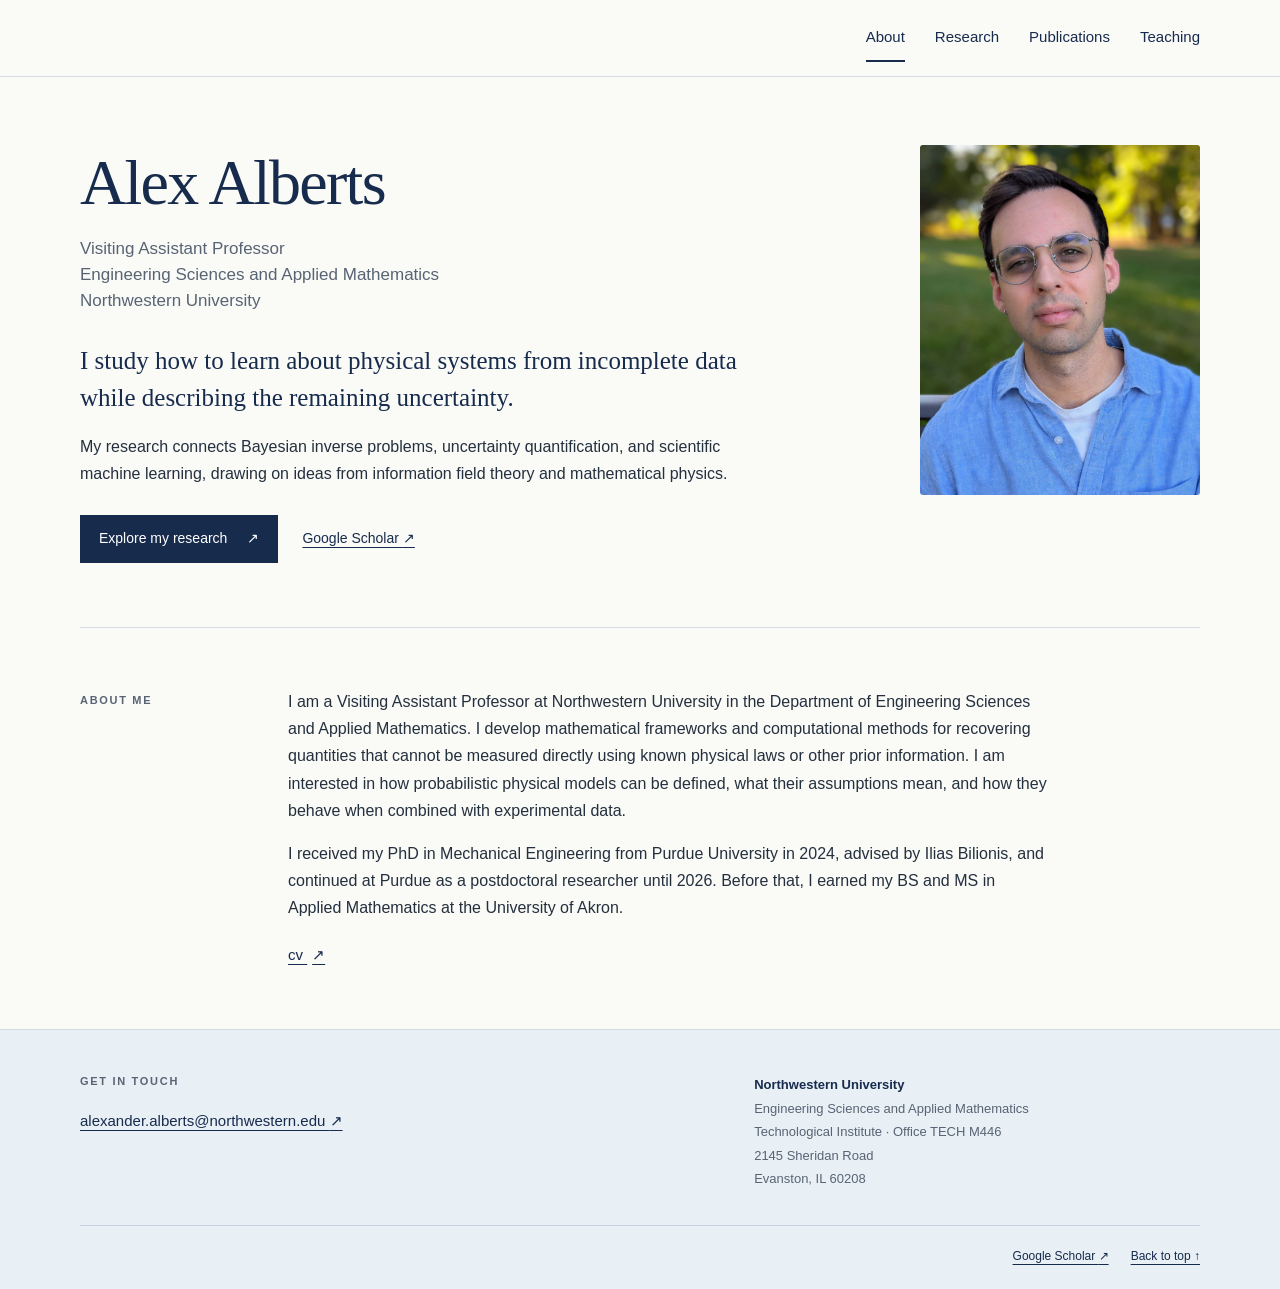
<file: site/index.html>
<!doctype html>
<html lang="en">
<head>
<meta charset="utf-8">
<meta name="viewport" content="width=device-width, initial-scale=1">
<title>Alex Alberts | Applied Mathematics, Northwestern University</title>
<meta name="description" content="Alex Alberts is a Visiting Assistant Professor at Northwestern working on Bayesian inverse problems, uncertainty quantification, and scientific machine learning.">
<meta name="theme-color" content="#172B4D">
<link rel="canonical" href="https://alexalberts.github.io/">
<meta property="og:title" content="Alex Alberts | Applied Mathematics, Northwestern University">
<meta property="og:description" content="Alex Alberts is a Visiting Assistant Professor at Northwestern working on Bayesian inverse problems, uncertainty quantification, and scientific machine learning.">
<meta property="og:type" content="website">
<meta property="og:url" content="https://alexalberts.github.io/">
<meta property="og:image" content="https://alexalberts.github.io/assets/headshot.jpg">
<link rel="icon" href="data:,">
<link rel="stylesheet" href="assets/style.css">
</head>
<body>
<a class="skip-link" href="#main">Skip to content</a>
<header class="site-header"><div class="shell header-inner">
<nav aria-label="Main navigation"><a href="index.html" aria-current="page">About</a><a href="research.html">Research</a><a href="publications.html">Publications</a><a href="teaching.html">Teaching</a></nav>
</div></header>
<main id="main" class="shell"><section class="hero">
<div class="hero-copy"><h1>Alex Alberts</h1><p class="position">Visiting Assistant Professor<br>Engineering Sciences and Applied Mathematics<br>Northwestern University</p>
<p class="hero-intro">I study how to learn about physical systems from incomplete data while describing the remaining uncertainty.</p>
<p>My research connects Bayesian inverse problems, uncertainty quantification, and scientific machine learning, drawing on ideas from information field theory and mathematical physics.</p>
<div class="profile-links"><a class="button" href="research.html">Explore my research <span aria-hidden="true">↗</span></a><a href="https://scholar.google.com/citations?user=E4H5c60AAAAJ&amp;hl=en">Google Scholar <span aria-hidden="true">↗</span></a></div>
</div><figure class="portrait"><img src="assets/headshot.jpg" width="1542" height="2048" alt="Alex Alberts, wearing glasses and a blue shirt, outdoors." fetchpriority="high"></figure>
</section>
<section class="section about-section" aria-labelledby="about-heading">
<h2 class="eyebrow" id="about-heading">About me</h2>
<div class="prose">
<p>I am a Visiting Assistant Professor at Northwestern University in the Department of Engineering Sciences and Applied Mathematics. I develop mathematical frameworks and computational methods for recovering quantities that cannot be measured directly using known physical laws or other prior information. I am interested in how probabilistic physical models can be defined, what their assumptions mean, and how they behave when combined with experimental data.</p>
<p>I received my PhD in Mechanical Engineering from Purdue University in 2024, advised by Ilias Bilionis, and continued at Purdue as a postdoctoral researcher until 2026. Before that, I earned my BS and MS in Applied Mathematics at the University of Akron.</p>
<a class="arrow-link" href="cv.html">cv <span aria-hidden="true">↗</span></a>
</div>
</section></main>
<footer class="site-footer" id="contact"><div class="shell footer-grid">
<div><p class="eyebrow">Get in touch</p><a class="email" href="mailto:alexander.alberts@northwestern.edu">alexander.alberts@northwestern.edu <span aria-hidden="true">↗</span></a></div>
<address><strong>Northwestern University</strong><br>Engineering Sciences and Applied Mathematics<br>Technological Institute · Office TECH M446<br>2145 Sheridan Road<br>Evanston, IL 60208</address>
</div><div class="shell footer-bottom"><div><a href="https://scholar.google.com/citations?user=E4H5c60AAAAJ&amp;hl=en">Google Scholar <span aria-hidden="true">↗</span></a><a href="#main">Back to top ↑</a></div></div></footer>
</body></html>
</file>
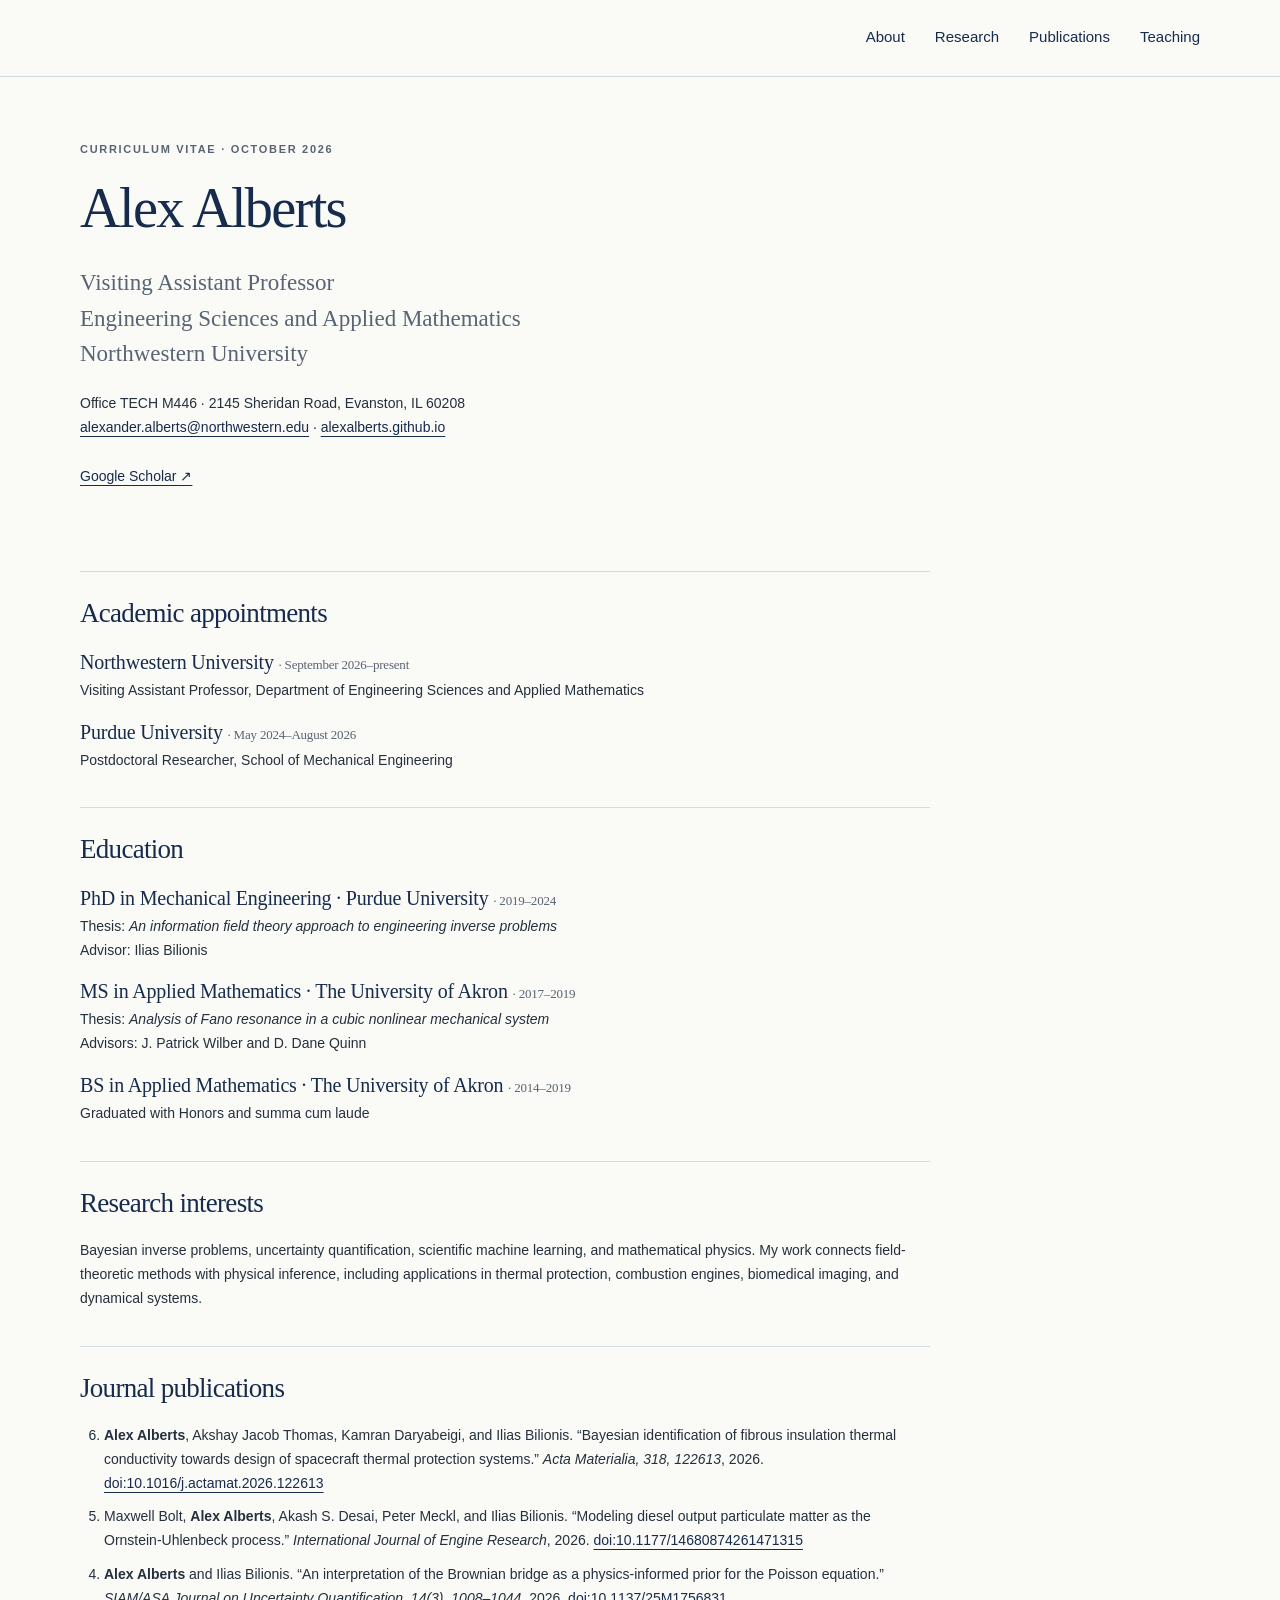
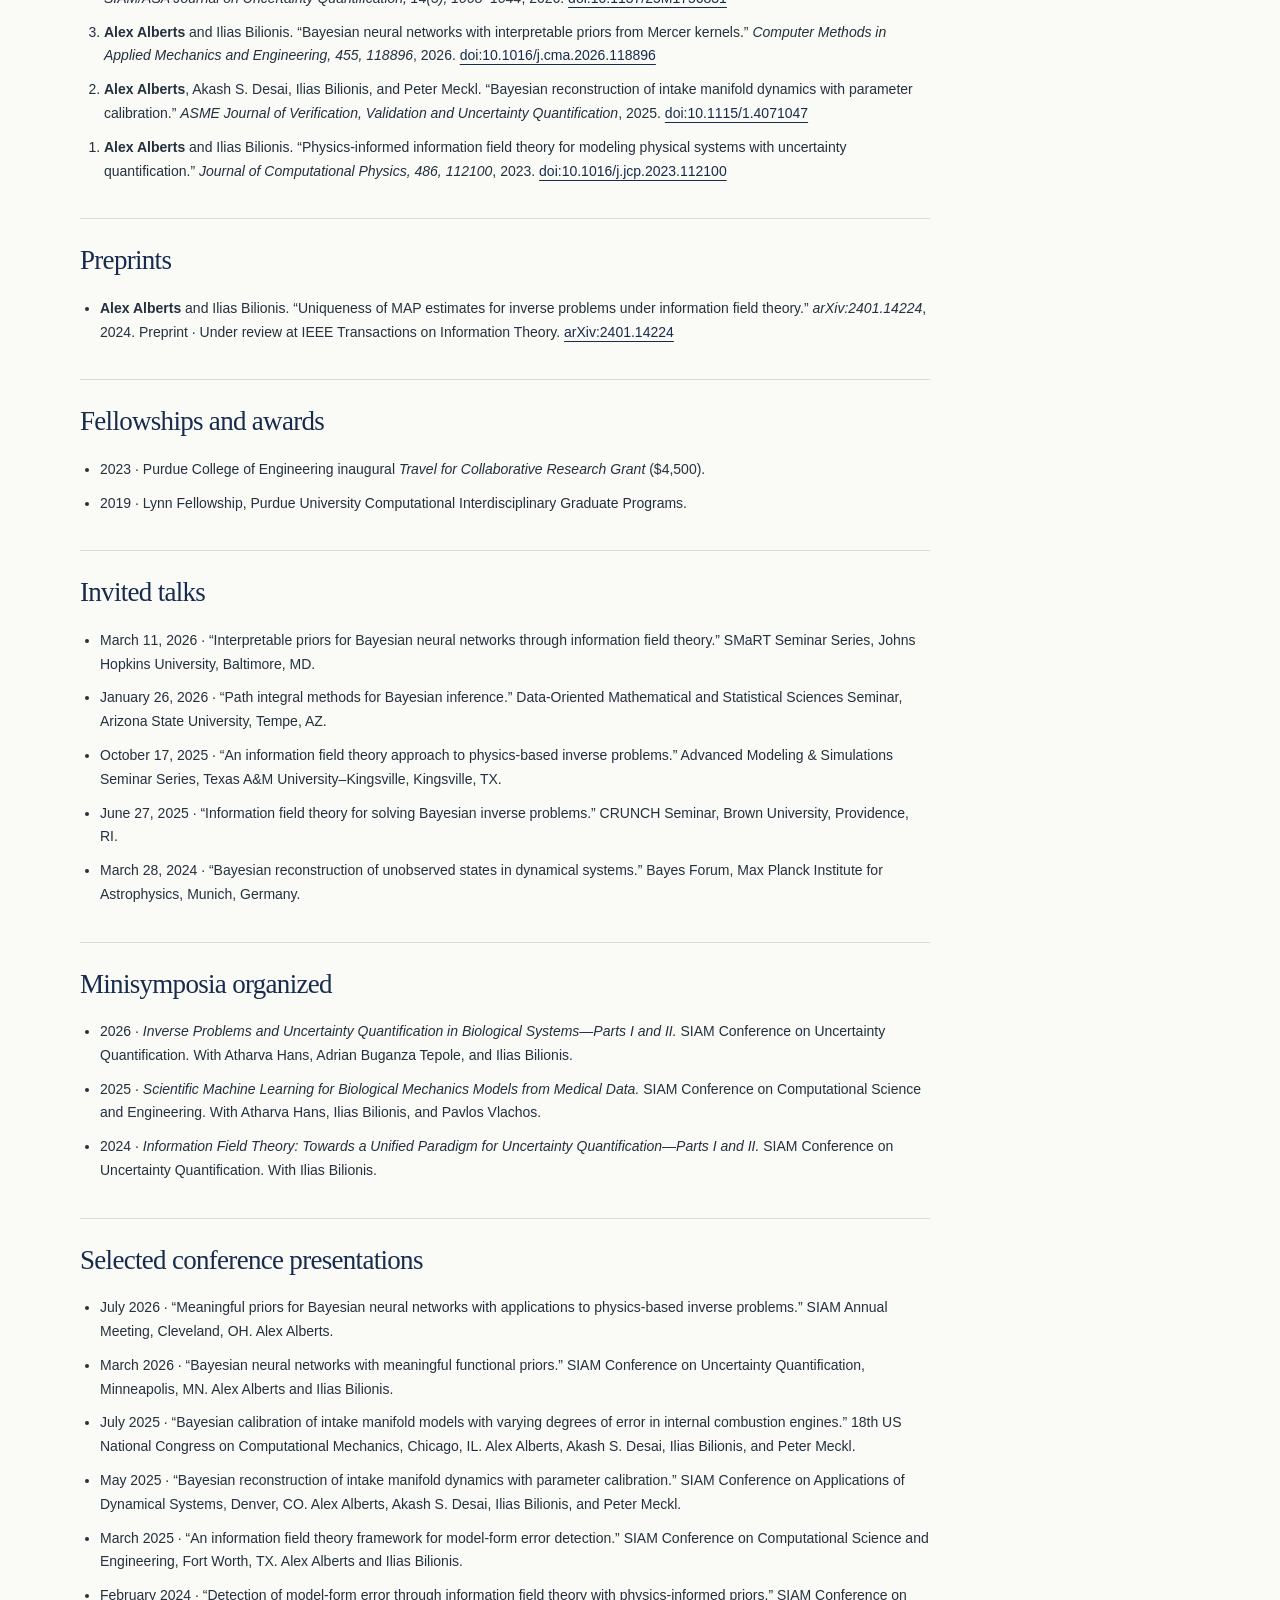
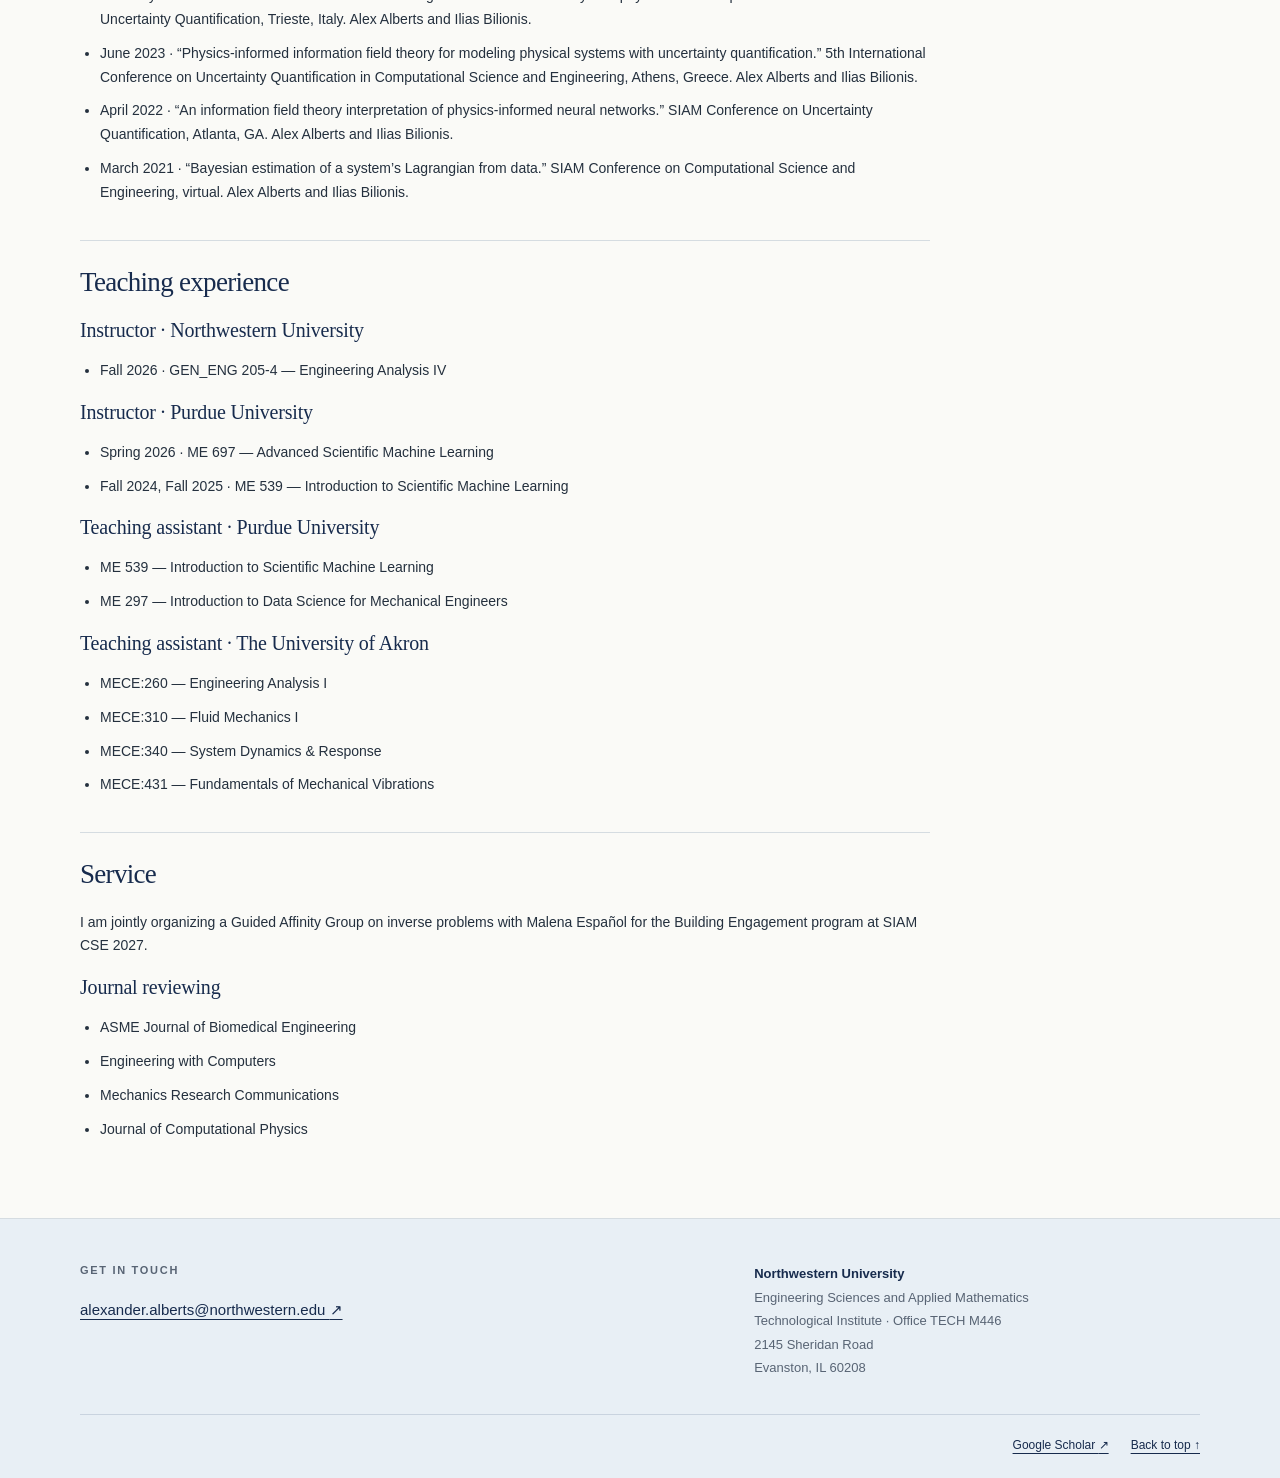
<file: site/cv.html>
<!doctype html>
<html lang="en">
<head>
<meta charset="utf-8">
<meta name="viewport" content="width=device-width, initial-scale=1">
<title>Curriculum vitae | Alex Alberts</title>
<meta name="description" content="Academic appointments, education, publications, teaching, and service of Alex Alberts.">
<meta name="theme-color" content="#172B4D">
<link rel="canonical" href="https://alexalberts.github.io/cv.html">
<meta property="og:title" content="Curriculum vitae | Alex Alberts">
<meta property="og:description" content="Academic appointments, education, publications, teaching, and service of Alex Alberts.">
<meta property="og:type" content="website">
<meta property="og:url" content="https://alexalberts.github.io/cv.html">
<meta property="og:image" content="https://alexalberts.github.io/assets/headshot.jpg">
<link rel="icon" href="data:,">
<link rel="stylesheet" href="assets/style.css">
</head>
<body>
<a class="skip-link" href="#main">Skip to content</a>
<header class="site-header"><div class="shell header-inner">
<nav aria-label="Main navigation"><a href="index.html">About</a><a href="research.html">Research</a><a href="publications.html">Publications</a><a href="teaching.html">Teaching</a></nav>
</div></header>
<main id="main" class="shell"><header class="page-intro"><p class="eyebrow">Curriculum vitae · October 2026</p><h1>Alex Alberts</h1><p class="lead">Visiting Assistant Professor<br>Engineering Sciences and Applied Mathematics<br>Northwestern University</p><p class="cv-contact">Office TECH M446 · 2145 Sheridan Road, Evanston, IL 60208<br><a href="mailto:alexander.alberts@northwestern.edu">alexander.alberts@northwestern.edu</a> · <a href="https://alexalberts.github.io/">alexalberts.github.io</a></p><div class="text-links"><a href="https://scholar.google.com/citations?user=E4H5c60AAAAJ&amp;hl=en">Google Scholar ↗</a></div></header>
<div class="cv-content">
<section><h2>Academic appointments</h2><h3>Northwestern University <span class="cv-date">· September 2026–present</span></h3><p>Visiting Assistant Professor, Department of Engineering Sciences and Applied Mathematics</p><h3>Purdue University <span class="cv-date">· May 2024–August 2026</span></h3><p>Postdoctoral Researcher, School of Mechanical Engineering</p></section>
<section><h2>Education</h2><h3>PhD in Mechanical Engineering · Purdue University <span class="cv-date">· 2019–2024</span></h3><p>Thesis: <em>An information field theory approach to engineering inverse problems</em><br>Advisor: Ilias Bilionis</p><h3>MS in Applied Mathematics · The University of Akron <span class="cv-date">· 2017–2019</span></h3><p>Thesis: <em>Analysis of Fano resonance in a cubic nonlinear mechanical system</em><br>Advisors: J. Patrick Wilber and D. Dane Quinn</p><h3>BS in Applied Mathematics · The University of Akron <span class="cv-date">· 2014–2019</span></h3><p>Graduated with Honors and summa cum laude</p></section>
<section><h2>Research interests</h2><p>Bayesian inverse problems, uncertainty quantification, scientific machine learning, and mathematical physics. My work connects field-theoretic methods with physical inference, including applications in thermal protection, combustion engines, biomedical imaging, and dynamical systems.</p></section>
<section><h2>Journal publications</h2><ol reversed><li><strong>Alex Alberts</strong>, Akshay Jacob Thomas, Kamran Daryabeigi, and Ilias Bilionis. “Bayesian identification of fibrous insulation thermal conductivity towards design of spacecraft thermal protection systems.” <em>Acta Materialia, 318, 122613</em>, 2026. <a href="https://doi.org/10.1016/j.actamat.2026.122613">doi:10.1016/j.actamat.2026.122613</a></li><li>Maxwell Bolt, <strong>Alex Alberts</strong>, Akash S. Desai, Peter Meckl, and Ilias Bilionis. “Modeling diesel output particulate matter as the Ornstein-Uhlenbeck process.” <em>International Journal of Engine Research</em>, 2026. <a href="https://doi.org/10.1177/14680874261471315">doi:10.1177/14680874261471315</a></li><li><strong>Alex Alberts</strong> and Ilias Bilionis. “An interpretation of the Brownian bridge as a physics-informed prior for the Poisson equation.” <em>SIAM/ASA Journal on Uncertainty Quantification, 14(3), 1008–1044</em>, 2026. <a href="https://doi.org/10.1137/25M1756831">doi:10.1137/25M1756831</a></li><li><strong>Alex Alberts</strong> and Ilias Bilionis. “Bayesian neural networks with interpretable priors from Mercer kernels.” <em>Computer Methods in Applied Mechanics and Engineering, 455, 118896</em>, 2026. <a href="https://doi.org/10.1016/j.cma.2026.118896">doi:10.1016/j.cma.2026.118896</a></li><li><strong>Alex Alberts</strong>, Akash S. Desai, Ilias Bilionis, and Peter Meckl. “Bayesian reconstruction of intake manifold dynamics with parameter calibration.” <em>ASME Journal of Verification, Validation and Uncertainty Quantification</em>, 2025. <a href="https://doi.org/10.1115/1.4071047">doi:10.1115/1.4071047</a></li><li><strong>Alex Alberts</strong> and Ilias Bilionis. “Physics-informed information field theory for modeling physical systems with uncertainty quantification.” <em>Journal of Computational Physics, 486, 112100</em>, 2023. <a href="https://doi.org/10.1016/j.jcp.2023.112100">doi:10.1016/j.jcp.2023.112100</a></li></ol></section>
<section><h2>Preprints</h2><ul><li><strong>Alex Alberts</strong> and Ilias Bilionis. “Uniqueness of MAP estimates for inverse problems under information field theory.” <em>arXiv:2401.14224</em>, 2024. Preprint · Under review at IEEE Transactions on Information Theory. <a href="https://arxiv.org/abs/2401.14224">arXiv:2401.14224</a></li></ul></section>
<section><h2>Fellowships and awards</h2><ul><li>2023 · Purdue College of Engineering inaugural <em>Travel for Collaborative Research Grant</em> ($4,500).</li><li>2019 · Lynn Fellowship, Purdue University Computational Interdisciplinary Graduate Programs.</li></ul></section>
<section><h2>Invited talks</h2><ul><li>March 11, 2026 · “Interpretable priors for Bayesian neural networks through information field theory.” SMaRT Seminar Series, Johns Hopkins University, Baltimore, MD.</li><li>January 26, 2026 · “Path integral methods for Bayesian inference.” Data-Oriented Mathematical and Statistical Sciences Seminar, Arizona State University, Tempe, AZ.</li><li>October 17, 2025 · “An information field theory approach to physics-based inverse problems.” Advanced Modeling &amp; Simulations Seminar Series, Texas A&amp;M University–Kingsville, Kingsville, TX.</li><li>June 27, 2025 · “Information field theory for solving Bayesian inverse problems.” CRUNCH Seminar, Brown University, Providence, RI.</li><li>March 28, 2024 · “Bayesian reconstruction of unobserved states in dynamical systems.” Bayes Forum, Max Planck Institute for Astrophysics, Munich, Germany.</li></ul></section>
<section><h2>Minisymposia organized</h2><ul><li>2026 · <em>Inverse Problems and Uncertainty Quantification in Biological Systems—Parts I and II.</em> SIAM Conference on Uncertainty Quantification. With Atharva Hans, Adrian Buganza Tepole, and Ilias Bilionis.</li><li>2025 · <em>Scientific Machine Learning for Biological Mechanics Models from Medical Data.</em> SIAM Conference on Computational Science and Engineering. With Atharva Hans, Ilias Bilionis, and Pavlos Vlachos.</li><li>2024 · <em>Information Field Theory: Towards a Unified Paradigm for Uncertainty Quantification—Parts I and II.</em> SIAM Conference on Uncertainty Quantification. With Ilias Bilionis.</li></ul></section>
<section><h2>Selected conference presentations</h2><ul><li>July 2026 · “Meaningful priors for Bayesian neural networks with applications to physics-based inverse problems.” SIAM Annual Meeting, Cleveland, OH. Alex Alberts.</li><li>March 2026 · “Bayesian neural networks with meaningful functional priors.” SIAM Conference on Uncertainty Quantification, Minneapolis, MN. Alex Alberts and Ilias Bilionis.</li><li>July 2025 · “Bayesian calibration of intake manifold models with varying degrees of error in internal combustion engines.” 18th US National Congress on Computational Mechanics, Chicago, IL. Alex Alberts, Akash S. Desai, Ilias Bilionis, and Peter Meckl.</li><li>May 2025 · “Bayesian reconstruction of intake manifold dynamics with parameter calibration.” SIAM Conference on Applications of Dynamical Systems, Denver, CO. Alex Alberts, Akash S. Desai, Ilias Bilionis, and Peter Meckl.</li><li>March 2025 · “An information field theory framework for model-form error detection.” SIAM Conference on Computational Science and Engineering, Fort Worth, TX. Alex Alberts and Ilias Bilionis.</li><li>February 2024 · “Detection of model-form error through information field theory with physics-informed priors.” SIAM Conference on Uncertainty Quantification, Trieste, Italy. Alex Alberts and Ilias Bilionis.</li><li>June 2023 · “Physics-informed information field theory for modeling physical systems with uncertainty quantification.” 5th International Conference on Uncertainty Quantification in Computational Science and Engineering, Athens, Greece. Alex Alberts and Ilias Bilionis.</li><li>April 2022 · “An information field theory interpretation of physics-informed neural networks.” SIAM Conference on Uncertainty Quantification, Atlanta, GA. Alex Alberts and Ilias Bilionis.</li><li>March 2021 · “Bayesian estimation of a system’s Lagrangian from data.” SIAM Conference on Computational Science and Engineering, virtual. Alex Alberts and Ilias Bilionis.</li></ul></section>
<section><h2>Teaching experience</h2><h3>Instructor · Northwestern University</h3><ul><li>Fall 2026 · GEN_ENG 205-4 — Engineering Analysis IV</li></ul><h3>Instructor · Purdue University</h3><ul><li>Spring 2026 · ME 697 — Advanced Scientific Machine Learning</li><li>Fall 2024, Fall 2025 · ME 539 — Introduction to Scientific Machine Learning</li></ul><h3>Teaching assistant · Purdue University</h3><ul><li>ME 539 — Introduction to Scientific Machine Learning</li><li>ME 297 — Introduction to Data Science for Mechanical Engineers</li></ul><h3>Teaching assistant · The University of Akron</h3><ul><li>MECE:260 — Engineering Analysis I</li><li>MECE:310 — Fluid Mechanics I</li><li>MECE:340 — System Dynamics &amp; Response</li><li>MECE:431 — Fundamentals of Mechanical Vibrations</li></ul></section>
<section><h2>Service</h2><p>I am jointly organizing a Guided Affinity Group on inverse problems with Malena Español for the Building Engagement program at SIAM CSE 2027.</p><h3>Journal reviewing</h3><ul><li>ASME Journal of Biomedical Engineering</li><li>Engineering with Computers</li><li>Mechanics Research Communications</li><li>Journal of Computational Physics</li></ul></section>
</div></main>
<footer class="site-footer" id="contact"><div class="shell footer-grid">
<div><p class="eyebrow">Get in touch</p><a class="email" href="mailto:alexander.alberts@northwestern.edu">alexander.alberts@northwestern.edu <span aria-hidden="true">↗</span></a></div>
<address><strong>Northwestern University</strong><br>Engineering Sciences and Applied Mathematics<br>Technological Institute · Office TECH M446<br>2145 Sheridan Road<br>Evanston, IL 60208</address>
</div><div class="shell footer-bottom"><div><a href="https://scholar.google.com/citations?user=E4H5c60AAAAJ&amp;hl=en">Google Scholar <span aria-hidden="true">↗</span></a><a href="#main">Back to top ↑</a></div></div></footer>
</body></html>
</file>
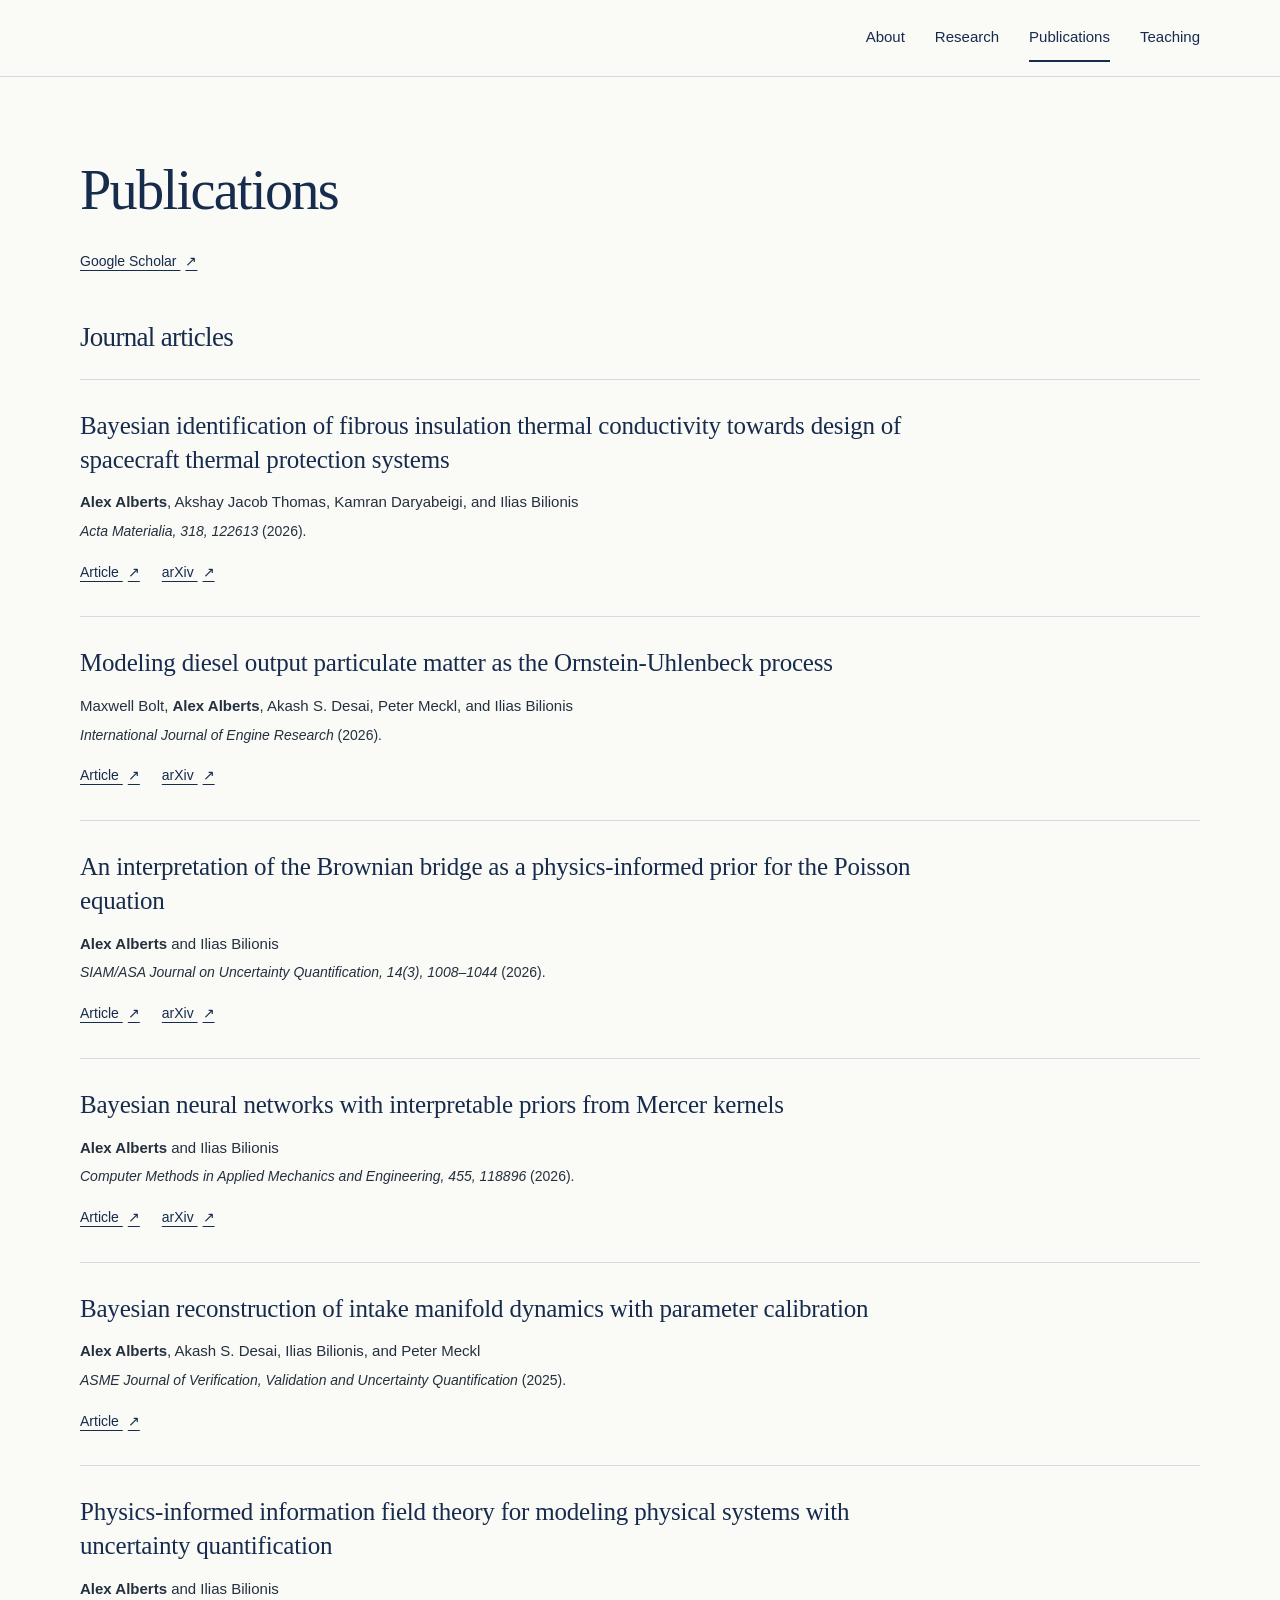
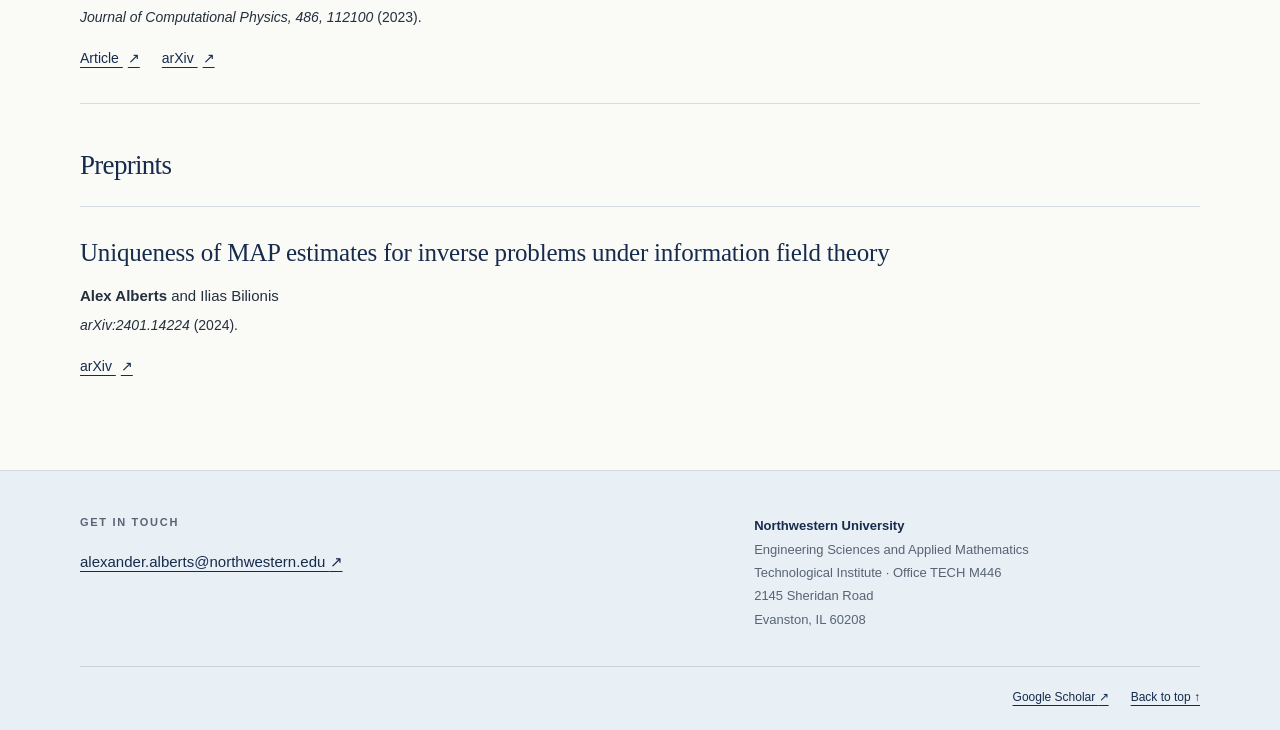
<file: site/publications.html>
<!doctype html>
<html lang="en">
<head>
<meta charset="utf-8">
<meta name="viewport" content="width=device-width, initial-scale=1">
<title>Publications | Alex Alberts</title>
<meta name="description" content="Journal articles and preprints by Alex Alberts, with article and arXiv links.">
<meta name="theme-color" content="#172B4D">
<link rel="canonical" href="https://alexalberts.github.io/publications.html">
<meta property="og:title" content="Publications | Alex Alberts">
<meta property="og:description" content="Journal articles and preprints by Alex Alberts, with article and arXiv links.">
<meta property="og:type" content="website">
<meta property="og:url" content="https://alexalberts.github.io/publications.html">
<meta property="og:image" content="https://alexalberts.github.io/assets/headshot.jpg">
<link rel="icon" href="data:,">
<link rel="stylesheet" href="assets/style.css">
</head>
<body>
<a class="skip-link" href="#main">Skip to content</a>
<header class="site-header"><div class="shell header-inner">
<nav aria-label="Main navigation"><a href="index.html">About</a><a href="research.html">Research</a><a href="publications.html" aria-current="page">Publications</a><a href="teaching.html">Teaching</a></nav>
</div></header>
<main id="main" class="shell"><header class="page-intro"><h1>Publications</h1><div class="text-links"><a href="https://scholar.google.com/citations?user=E4H5c60AAAAJ&amp;hl=en">Google Scholar <span aria-hidden="true">↗</span></a></div></header>
<section class="publication-section" aria-labelledby="journal-heading"><h2 id="journal-heading">Journal articles</h2><article class="publication" id="thermal"><div><h3>Bayesian identification of fibrous insulation thermal conductivity towards design of spacecraft thermal protection systems</h3><p class="authors"><strong>Alex Alberts</strong>, Akshay Jacob Thomas, Kamran Daryabeigi, and Ilias Bilionis</p><p class="venue"><em>Acta Materialia, 318, 122613</em> (2026).</p><div class="text-links"><a href="https://doi.org/10.1016/j.actamat.2026.122613" aria-label="Article: Bayesian identification of fibrous insulation thermal conductivity towards design of spacecraft thermal protection systems">Article <span aria-hidden="true">↗</span></a><a href="https://arxiv.org/abs/2601.15427" aria-label="arXiv version of the thermal-conductivity paper">arXiv <span aria-hidden="true">↗</span></a></div></div></article>
<article class="publication" id="pm"><div><h3>Modeling diesel output particulate matter as the Ornstein-Uhlenbeck process</h3><p class="authors">Maxwell Bolt, <strong>Alex Alberts</strong>, Akash S. Desai, Peter Meckl, and Ilias Bilionis</p><p class="venue"><em>International Journal of Engine Research</em> (2026).</p><div class="text-links"><a href="https://doi.org/10.1177/14680874261471315" aria-label="Article: Modeling diesel output particulate matter as the Ornstein-Uhlenbeck process">Article <span aria-hidden="true">↗</span></a><a href="https://arxiv.org/abs/2603.12356" aria-label="arXiv version of Modeling diesel output particulate matter as the Ornstein-Uhlenbeck process">arXiv <span aria-hidden="true">↗</span></a></div></div></article>
<article class="publication" id="bridge"><div><h3>An interpretation of the Brownian bridge as a physics-informed prior for the Poisson equation</h3><p class="authors"><strong>Alex Alberts</strong> and Ilias Bilionis</p><p class="venue"><em>SIAM/ASA Journal on Uncertainty Quantification, 14(3), 1008–1044</em> (2026).</p><div class="text-links"><a href="https://doi.org/10.1137/25M1756831" aria-label="Article: An interpretation of the Brownian bridge as a physics-informed prior for the Poisson equation">Article <span aria-hidden="true">↗</span></a><a href="https://arxiv.org/abs/2503.00213" aria-label="arXiv version of An interpretation of the Brownian bridge as a physics-informed prior for the Poisson equation">arXiv <span aria-hidden="true">↗</span></a></div></div></article>
<article class="publication" id="mercer"><div><h3>Bayesian neural networks with interpretable priors from Mercer kernels</h3><p class="authors"><strong>Alex Alberts</strong> and Ilias Bilionis</p><p class="venue"><em>Computer Methods in Applied Mechanics and Engineering, 455, 118896</em> (2026).</p><div class="text-links"><a href="https://doi.org/10.1016/j.cma.2026.118896" aria-label="Article: Bayesian neural networks with interpretable priors from Mercer kernels">Article <span aria-hidden="true">↗</span></a><a href="https://arxiv.org/abs/2510.23745" aria-label="arXiv version of Bayesian neural networks with interpretable priors from Mercer kernels">arXiv <span aria-hidden="true">↗</span></a></div></div></article>
<article class="publication" id="intake"><div><h3>Bayesian reconstruction of intake manifold dynamics with parameter calibration</h3><p class="authors"><strong>Alex Alberts</strong>, Akash S. Desai, Ilias Bilionis, and Peter Meckl</p><p class="venue"><em>ASME Journal of Verification, Validation and Uncertainty Quantification</em> (2025).</p><div class="text-links"><a href="https://doi.org/10.1115/1.4071047" aria-label="Article: Bayesian reconstruction of intake manifold dynamics with parameter calibration">Article <span aria-hidden="true">↗</span></a></div></div></article>
<article class="publication" id="pift"><div><h3>Physics-informed information field theory for modeling physical systems with uncertainty quantification</h3><p class="authors"><strong>Alex Alberts</strong> and Ilias Bilionis</p><p class="venue"><em>Journal of Computational Physics, 486, 112100</em> (2023).</p><div class="text-links"><a href="https://doi.org/10.1016/j.jcp.2023.112100" aria-label="Article: Physics-informed information field theory for modeling physical systems with uncertainty quantification">Article <span aria-hidden="true">↗</span></a><a href="https://arxiv.org/abs/2301.07609" aria-label="arXiv version of Physics-informed information field theory for modeling physical systems with uncertainty quantification">arXiv <span aria-hidden="true">↗</span></a></div></div></article></section>
<section class="publication-section section" aria-labelledby="preprint-heading"><h2 id="preprint-heading">Preprints</h2><article class="publication" id="map"><div><h3>Uniqueness of MAP estimates for inverse problems under information field theory</h3><p class="authors"><strong>Alex Alberts</strong> and Ilias Bilionis</p><p class="venue"><em>arXiv:2401.14224</em> (2024).</p><div class="text-links"><a href="https://arxiv.org/abs/2401.14224" aria-label="arXiv version of Uniqueness of MAP estimates for inverse problems under information field theory">arXiv <span aria-hidden="true">↗</span></a></div></div></article></section></main>
<footer class="site-footer" id="contact"><div class="shell footer-grid">
<div><p class="eyebrow">Get in touch</p><a class="email" href="mailto:alexander.alberts@northwestern.edu">alexander.alberts@northwestern.edu <span aria-hidden="true">↗</span></a></div>
<address><strong>Northwestern University</strong><br>Engineering Sciences and Applied Mathematics<br>Technological Institute · Office TECH M446<br>2145 Sheridan Road<br>Evanston, IL 60208</address>
</div><div class="shell footer-bottom"><div><a href="https://scholar.google.com/citations?user=E4H5c60AAAAJ&amp;hl=en">Google Scholar <span aria-hidden="true">↗</span></a><a href="#main">Back to top ↑</a></div></div></footer>
</body></html>
</file>
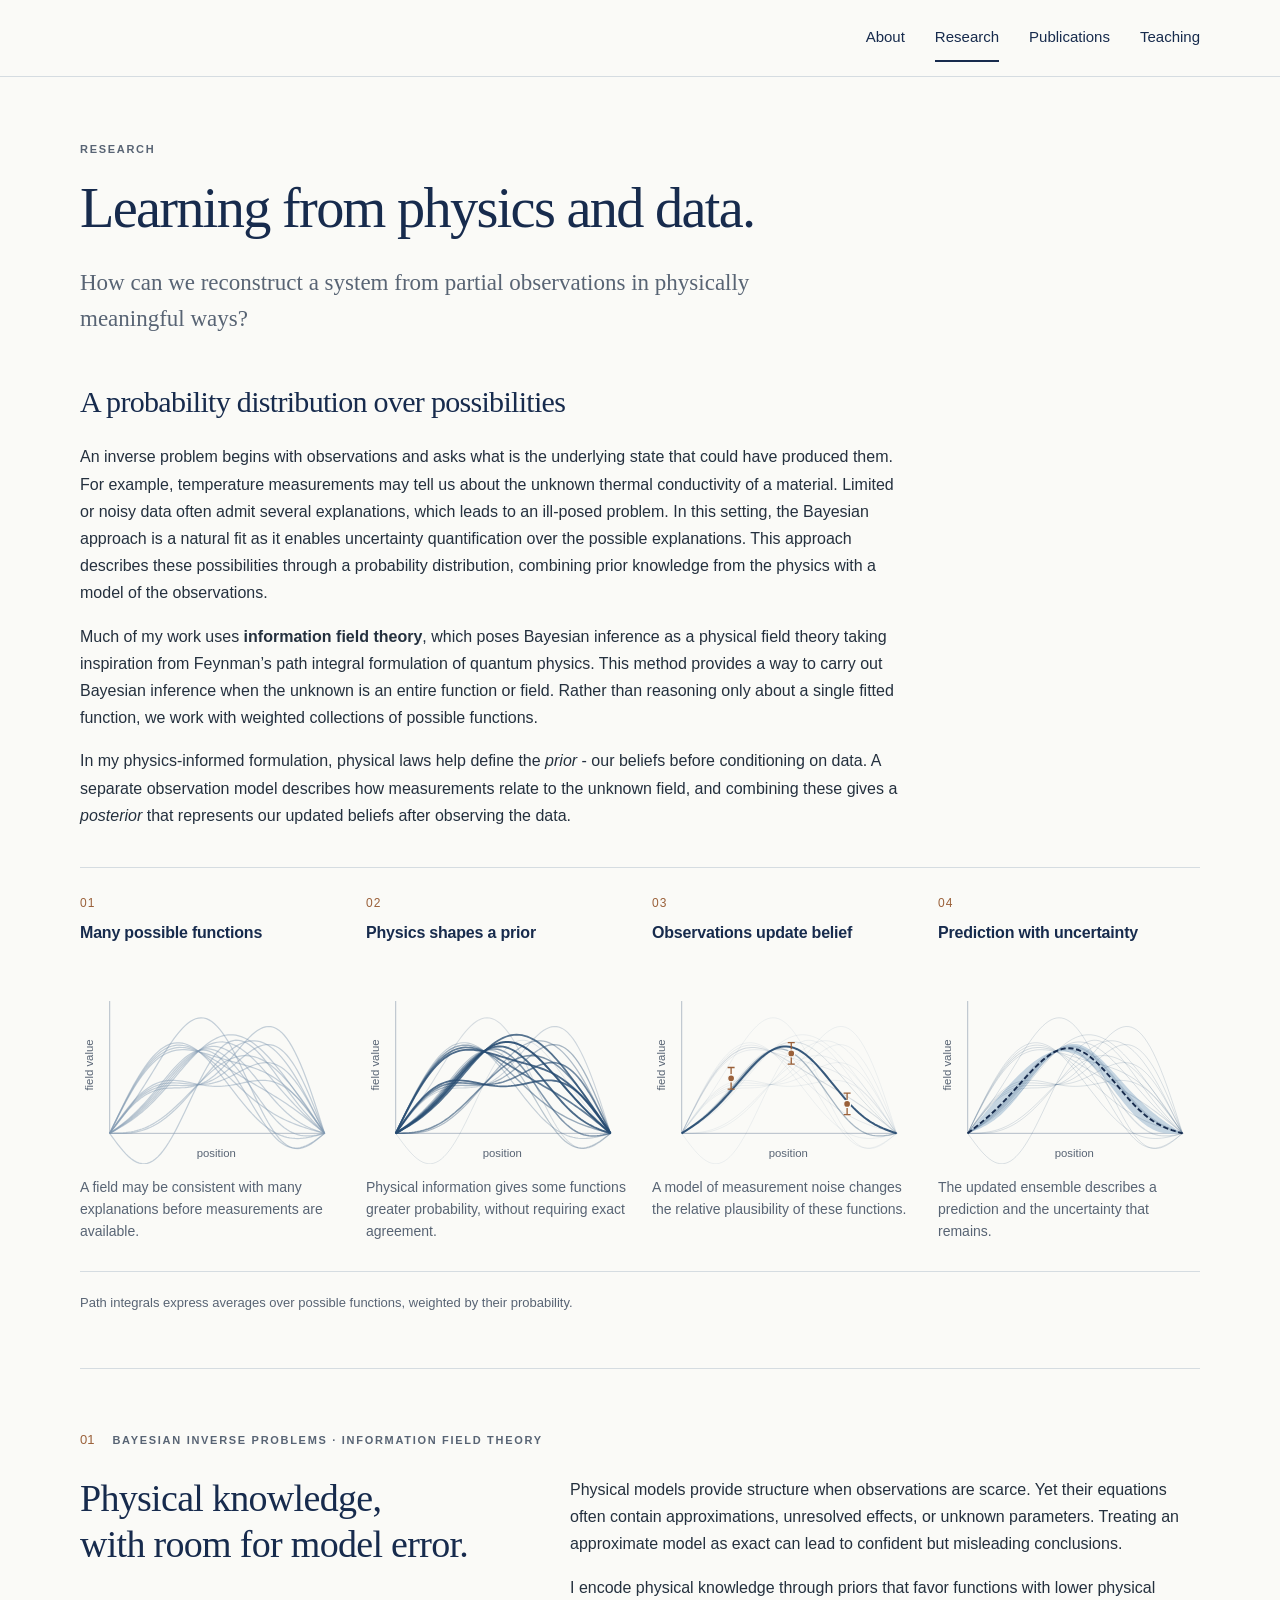
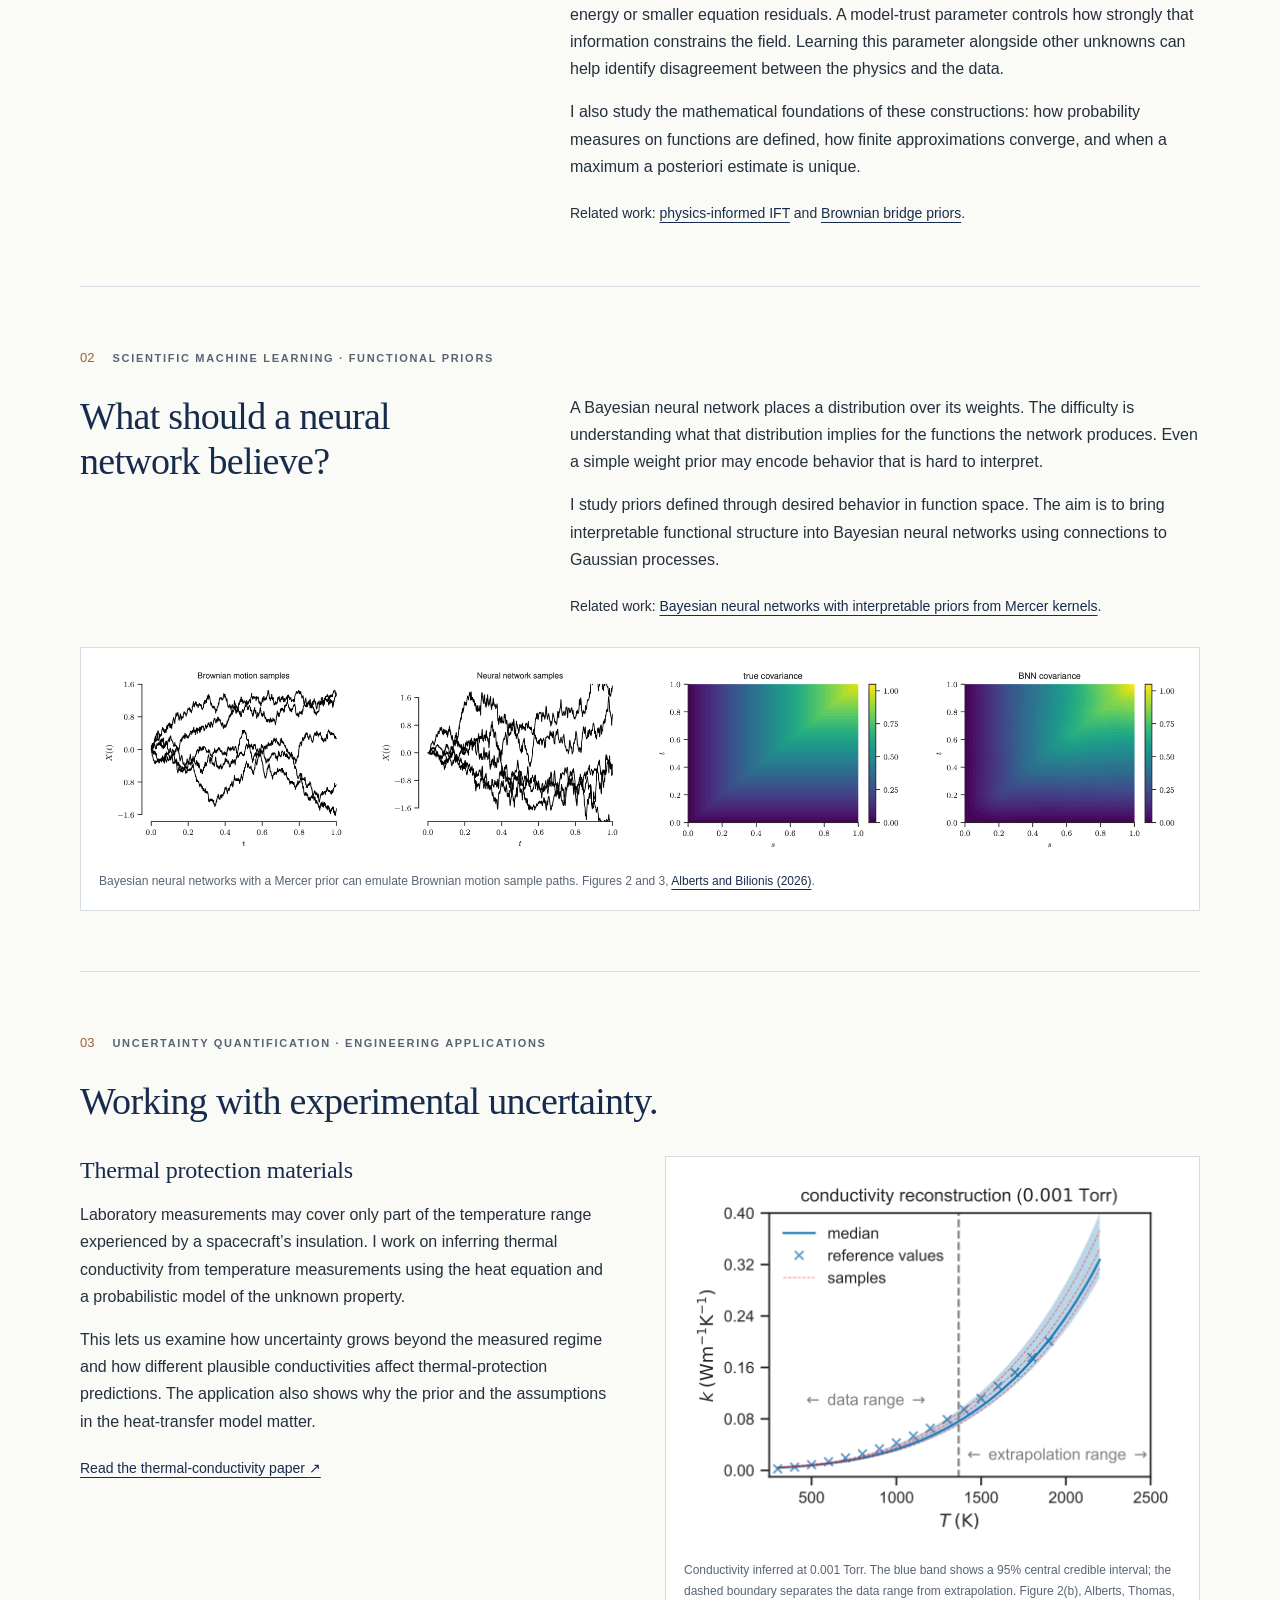
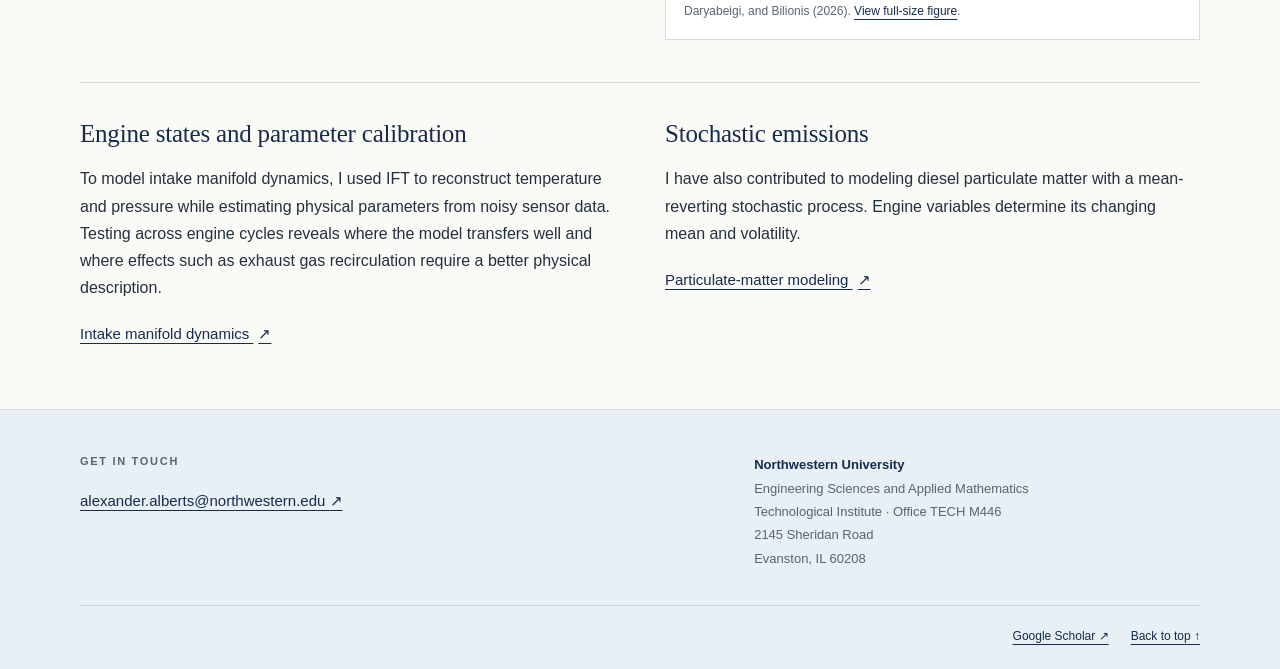
<file: site/research.html>
<!doctype html>
<html lang="en">
<head>
<meta charset="utf-8">
<meta name="viewport" content="width=device-width, initial-scale=1">
<title>Research | Alex Alberts</title>
<meta name="description" content="Physics-informed Bayesian inference, interpretable neural-network priors, and engineering applications. Research by Alex Alberts at Northwestern University.">
<meta name="theme-color" content="#172B4D">
<link rel="canonical" href="https://alexalberts.github.io/research.html">
<meta property="og:title" content="Research | Alex Alberts">
<meta property="og:description" content="Physics-informed Bayesian inference, interpretable neural-network priors, and engineering applications. Research by Alex Alberts at Northwestern University.">
<meta property="og:type" content="website">
<meta property="og:url" content="https://alexalberts.github.io/research.html">
<meta property="og:image" content="https://alexalberts.github.io/assets/headshot.jpg">
<link rel="icon" href="data:,">
<link rel="stylesheet" href="assets/style.css">
</head>
<body>
<a class="skip-link" href="#main">Skip to content</a>
<header class="site-header"><div class="shell header-inner">
<nav aria-label="Main navigation"><a href="index.html">About</a><a href="research.html" aria-current="page">Research</a><a href="publications.html">Publications</a><a href="teaching.html">Teaching</a></nav>
</div></header>
<main id="main" class="shell"><header class="page-intro"><p class="eyebrow">Research</p><h1>Learning from physics and data.</h1><p class="lead">How can we reconstruct a system from partial observations in physically meaningful ways?</p></header>
<section class="approach" aria-labelledby="approach-heading"><div class="prose wide"><h2 id="approach-heading">A probability distribution over possibilities</h2>
<p>An inverse problem begins with observations and asks what is the underlying state that could have produced them. For example, temperature measurements may tell us about the unknown thermal conductivity of a material. Limited or noisy data often admit several explanations, which leads to an ill-posed problem. In this setting, the Bayesian approach is a natural fit as it enables uncertainty quantification over the possible explanations. This approach describes these possibilities through a probability distribution, combining prior knowledge from the physics with a model of the observations.</p>
<p>Much of my work uses <strong>information field theory</strong>, which poses Bayesian inference as a physical field theory taking inspiration from Feynman’s path integral formulation of quantum physics. This method provides a way to carry out Bayesian inference when the unknown is an entire function or field. Rather than reasoning only about a single fitted function, we work with weighted collections of possible functions.</p>
<p>In my physics-informed formulation, physical laws help define the <em>prior</em> - our beliefs before conditioning on data. A separate observation model describes how measurements relate to the unknown field, and combining these gives a <em>posterior</em> that represents our updated beliefs after observing the data.</p>
</div><figure class="ensemble-figure"><div class="ensemble-grid"><div class="ensemble-stage"><p class="stage-index">01</p><h3>Many possible functions</h3><img src="assets/ensemble-possibilities.svg" width="300" height="210" alt="A family of illustrative curves representing possible physical fields."><p>A field may be consistent with many explanations before measurements are available.</p></div><div class="ensemble-stage"><p class="stage-index">02</p><h3>Physics shapes a prior</h3><img src="assets/ensemble-prior.svg" width="300" height="210" alt="The same curves with differing emphasis to represent their relative prior probability."><p>Physical information gives some functions greater probability, without requiring exact agreement.</p></div><div class="ensemble-stage"><p class="stage-index">03</p><h3>Observations update belief</h3><img src="assets/ensemble-conditioning.svg" width="300" height="210" alt="Illustrative observations with error bars reweight the candidate curves."><p>A model of measurement noise changes the relative plausibility of these functions.</p></div><div class="ensemble-stage"><p class="stage-index">04</p><h3>Prediction with uncertainty</h3><img src="assets/ensemble-prediction.svg" width="300" height="210" alt="Remaining curves, their weighted mean, and a shaded spread represent the posterior prediction."><p>The updated ensemble describes a prediction and the uncertainty that remains.</p></div></div><figcaption>Path integrals express averages over possible functions, weighted by their probability.</figcaption></figure></section>
<section class="research-theme section" id="physical-inference"><div class="theme-label"><span class="item-number">01</span><p class="eyebrow">Bayesian inverse problems · Information field theory</p></div><div class="two-column"><h2>Physical knowledge,<br>with room for model error.</h2><div class="prose"><p>Physical models provide structure when observations are scarce. Yet their equations often contain approximations, unresolved effects, or unknown parameters. Treating an approximate model as exact can lead to confident but misleading conclusions.</p><p>I encode physical knowledge through priors that favor functions with lower physical energy or smaller equation residuals. A model-trust parameter controls how strongly that information constrains the field. Learning this parameter alongside other unknowns can help identify disagreement between the physics and the data.</p><p>I also study the mathematical foundations of these constructions: how probability measures on functions are defined, how finite approximations converge, and when a maximum a posteriori estimate is unique.</p><p class="related">Related work: <a href="publications.html#pift">physics-informed IFT</a> and <a href="publications.html#bridge">Brownian bridge priors</a>.</p></div></div></section>
<section class="research-theme section" id="interpretable-learning"><div class="theme-label"><span class="item-number">02</span><p class="eyebrow">Scientific machine learning · Functional priors</p></div><div class="two-column"><h2>What should a neural<br>network believe?</h2><div class="prose"><p>A Bayesian neural network places a distribution over its weights. The difficulty is understanding what that distribution implies for the functions the network produces. Even a simple weight prior may encode behavior that is hard to interpret.</p><p>I study priors defined through desired behavior in function space. The aim is to bring interpretable functional structure into Bayesian neural networks using connections to Gaussian processes.</p><p class="related">Related work: <a href="publications.html#mercer">Bayesian neural networks with interpretable priors from Mercer kernels</a>.</p></div></div>
<figure class="paper-figure bnn-figure">
<div class="sample-comparison">
<a href="assets/brownian-motion-samples.png" aria-label="View Brownian motion samples at full resolution"><img src="assets/brownian-motion-samples.png" width="1000" height="744" loading="lazy" alt="Five Brownian motion sample paths starting at zero and fluctuating over time from zero to one."></a>
<a href="assets/bnn-brownian-samples.png" aria-label="View Bayesian neural network samples at full resolution"><img src="assets/bnn-brownian-samples.png" width="1000" height="744" loading="lazy" alt="Five Bayesian neural network sample paths drawn using the Mercer prior, showing fluctuations resembling Brownian motion."></a>
<a href="assets/brownian-motion-covariance.png" aria-label="View true Brownian motion covariance at full resolution"><img src="assets/brownian-motion-covariance.png" width="1000" height="751" loading="lazy" alt="Heatmap of the true Brownian motion covariance, k(s,t) = min(s,t), over s and t from zero to one."></a>
<a href="assets/bnn-brownian-covariance.png" aria-label="View Bayesian neural network covariance at full resolution"><img src="assets/bnn-brownian-covariance.png" width="1000" height="751" loading="lazy" alt="Heatmap of the empirical covariance of Bayesian neural network samples with a Mercer prior, approximating the true Brownian motion covariance."></a>
</div>
<figcaption>Bayesian neural networks with a Mercer prior can emulate Brownian motion sample paths. Figures 2 and 3, <a href="publications.html#mercer">Alberts and Bilionis (2026)</a>.</figcaption>
</figure>
</section>
<section class="research-theme section" id="engineering"><div class="theme-label"><span class="item-number">03</span><p class="eyebrow">Uncertainty quantification · Engineering applications</p></div><h2>Working with experimental uncertainty.</h2><div class="application-grid"><div class="prose"><h3>Thermal protection materials</h3><p>Laboratory measurements may cover only part of the temperature range experienced by a spacecraft’s insulation. I work on inferring thermal conductivity from temperature measurements using the heat equation and a probabilistic model of the unknown property.</p><p>This lets us examine how uncertainty grows beyond the measured regime and how different plausible conductivities affect thermal-protection predictions. The application also shows why the prior and the assumptions in the heat-transfer model matter.</p><p class="related"><a href="publications.html#thermal">Read the thermal-conductivity paper <span aria-hidden="true">↗</span></a></p></div>
<figure class="paper-figure"><a href="assets/thermal-conductivity.png" aria-label="View the thermal conductivity figure at full resolution"><img src="assets/thermal-conductivity.png" width="1000" height="742" loading="lazy" alt="Thermal conductivity versus temperature at 0.001 Torr. The inferred median, 95 percent credible interval, and posterior samples are compared with reference values. A dashed line separates the data and extrapolation ranges."></a><figcaption>Conductivity inferred at 0.001 Torr. The blue band shows a 95% central credible interval; the dashed boundary separates the data range from extrapolation. Figure 2(b), Alberts, Thomas, Daryabeigi, and Bilionis (2026). <a href="assets/thermal-conductivity.png">View full-size figure</a>.</figcaption></figure></div>
<div class="engine-grid"><div class="prose"><h3>Engine states and parameter calibration</h3><p>To model intake manifold dynamics, I used IFT to reconstruct temperature and pressure while estimating physical parameters from noisy sensor data. Testing across engine cycles reveals where the model transfers well and where effects such as exhaust gas recirculation require a better physical description.</p><a class="arrow-link" href="publications.html#intake">Intake manifold dynamics <span aria-hidden="true">↗</span></a></div><div class="prose"><h3>Stochastic emissions</h3><p>I have also contributed to modeling diesel particulate matter with a mean-reverting stochastic process. Engine variables determine its changing mean and volatility.</p><a class="arrow-link" href="publications.html#pm">Particulate-matter modeling <span aria-hidden="true">↗</span></a></div></div></section>
</main>
<footer class="site-footer" id="contact"><div class="shell footer-grid">
<div><p class="eyebrow">Get in touch</p><a class="email" href="mailto:alexander.alberts@northwestern.edu">alexander.alberts@northwestern.edu <span aria-hidden="true">↗</span></a></div>
<address><strong>Northwestern University</strong><br>Engineering Sciences and Applied Mathematics<br>Technological Institute · Office TECH M446<br>2145 Sheridan Road<br>Evanston, IL 60208</address>
</div><div class="shell footer-bottom"><div><a href="https://scholar.google.com/citations?user=E4H5c60AAAAJ&amp;hl=en">Google Scholar <span aria-hidden="true">↗</span></a><a href="#main">Back to top ↑</a></div></div></footer>
</body></html>
</file>
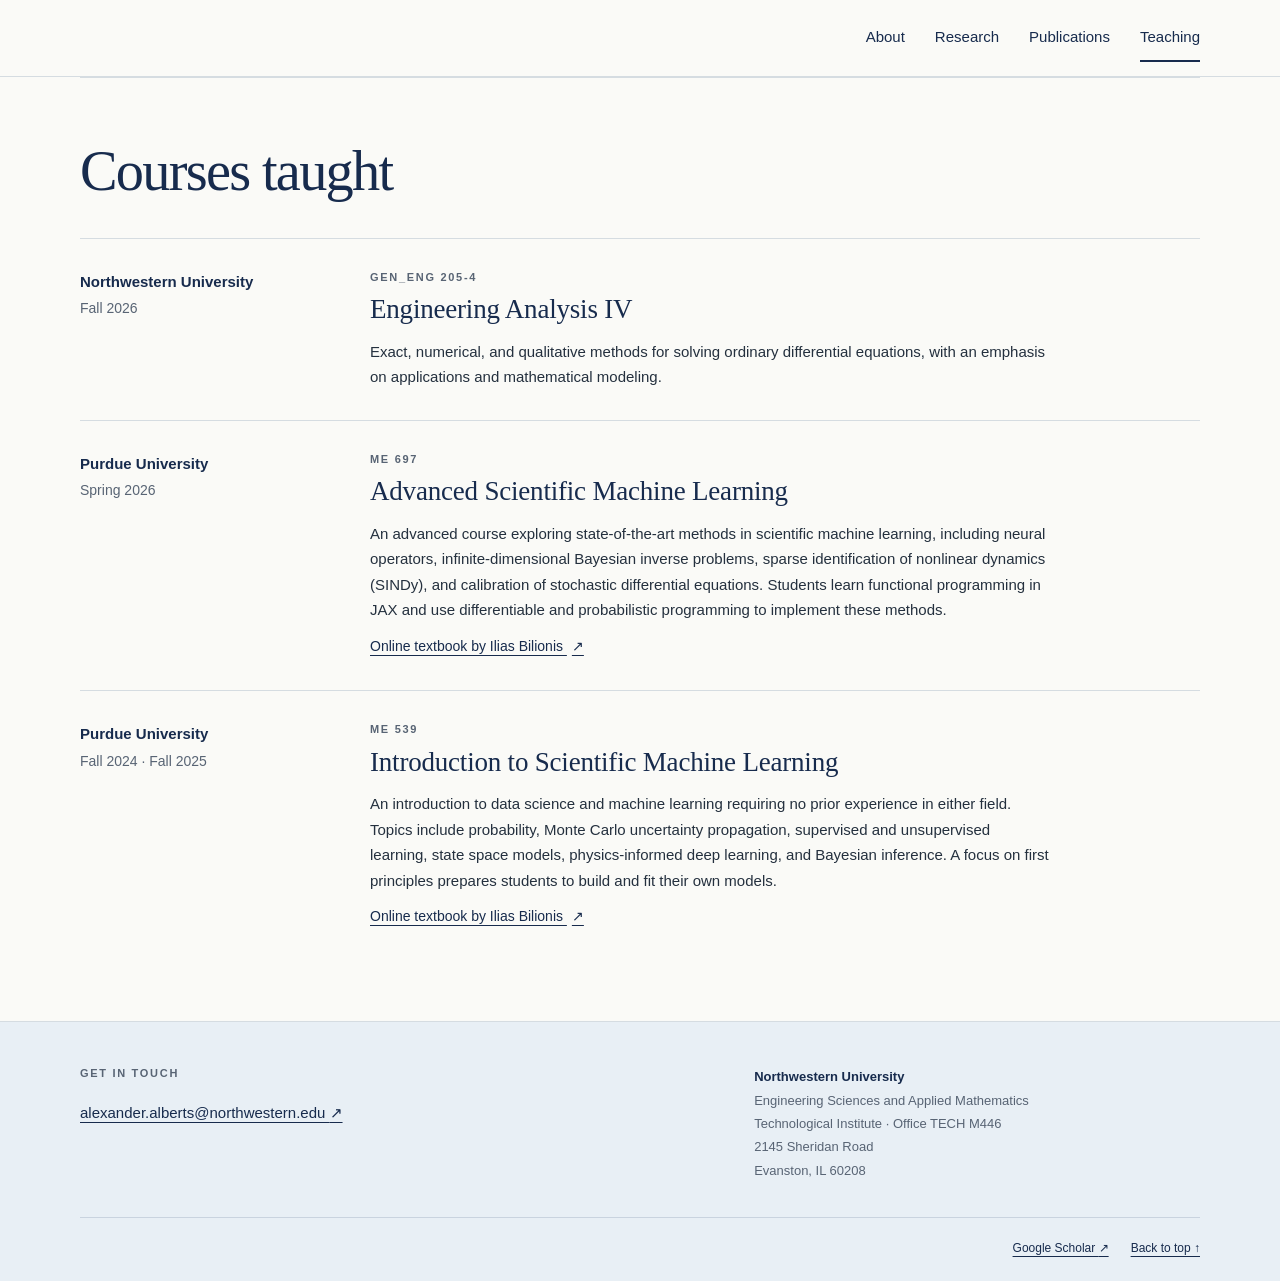
<file: site/teaching.html>
<!doctype html>
<html lang="en">
<head>
<meta charset="utf-8">
<meta name="viewport" content="width=device-width, initial-scale=1">
<title>Teaching | Alex Alberts</title>
<meta name="description" content="Courses taught by Alex Alberts: engineering analysis at Northwestern and scientific machine learning at Purdue.">
<meta name="theme-color" content="#172B4D">
<link rel="canonical" href="https://alexalberts.github.io/teaching.html">
<meta property="og:title" content="Teaching | Alex Alberts">
<meta property="og:description" content="Courses taught by Alex Alberts: engineering analysis at Northwestern and scientific machine learning at Purdue.">
<meta property="og:type" content="website">
<meta property="og:url" content="https://alexalberts.github.io/teaching.html">
<meta property="og:image" content="https://alexalberts.github.io/assets/headshot.jpg">
<link rel="icon" href="data:,">
<link rel="stylesheet" href="assets/style.css">
</head>
<body>
<a class="skip-link" href="#main">Skip to content</a>
<header class="site-header"><div class="shell header-inner">
<nav aria-label="Main navigation"><a href="index.html">About</a><a href="research.html">Research</a><a href="publications.html">Publications</a><a href="teaching.html" aria-current="page">Teaching</a></nav>
</div></header>
<main id="main" class="shell">
<section class="section" aria-labelledby="courses-heading"><div class="section-heading"><h1 id="courses-heading">Courses taught</h1></div>
<div class="course"><div class="course-meta"><strong>Northwestern University</strong><span>Fall 2026</span></div><div><p class="eyebrow">GEN_ENG 205-4</p><h3>Engineering Analysis IV</h3><p>Exact, numerical, and qualitative methods for solving ordinary differential equations, with an emphasis on applications and mathematical modeling.</p></div></div>
<div class="course"><div class="course-meta"><strong>Purdue University</strong><span>Spring 2026</span></div><div><p class="eyebrow">ME 697</p><h3>Advanced Scientific Machine Learning</h3><p>An advanced course exploring state-of-the-art methods in scientific machine learning, including neural operators, infinite-dimensional Bayesian inverse problems, sparse identification of nonlinear dynamics (SINDy), and calibration of stochastic differential equations. Students learn functional programming in JAX and use differentiable and probabilistic programming to implement these methods.</p><a class="arrow-link" href="https://predictivesciencelab.github.io/advanced-scientific-machine-learning/intro.html">Online textbook by Ilias Bilionis <span aria-hidden="true">↗</span></a></div></div>
<div class="course"><div class="course-meta"><strong>Purdue University</strong><span>Fall 2024 · Fall 2025</span></div><div><p class="eyebrow">ME 539</p><h3>Introduction to Scientific Machine Learning</h3><p>An introduction to data science and machine learning requiring no prior experience in either field. Topics include probability, Monte Carlo uncertainty propagation, supervised and unsupervised learning, state space models, physics-informed deep learning, and Bayesian inference. A focus on first principles prepares students to build and fit their own models.</p><a class="arrow-link" href="https://predictivesciencelab.github.io/data-analytics-se/index.html">Online textbook by Ilias Bilionis <span aria-hidden="true">↗</span></a></div></div>
</section>
</main>
<footer class="site-footer" id="contact"><div class="shell footer-grid">
<div><p class="eyebrow">Get in touch</p><a class="email" href="mailto:alexander.alberts@northwestern.edu">alexander.alberts@northwestern.edu <span aria-hidden="true">↗</span></a></div>
<address><strong>Northwestern University</strong><br>Engineering Sciences and Applied Mathematics<br>Technological Institute · Office TECH M446<br>2145 Sheridan Road<br>Evanston, IL 60208</address>
</div><div class="shell footer-bottom"><div><a href="https://scholar.google.com/citations?user=E4H5c60AAAAJ&amp;hl=en">Google Scholar <span aria-hidden="true">↗</span></a><a href="#main">Back to top ↑</a></div></div></footer>
</body></html>
</file>
<file: site/assets/style.css>
:root {
  --paper:#FAFAF7;
  --navy:#172B4D;
  --ink:#24303E;
  --muted:#586474;
  --pale:#E8EFF5;
  --line:#d5dce1;
  --ochre:#9a6039;
  --serif:Georgia,"Times New Roman",serif
}
.cv-contact {
  font-size:14px;
  margin-top:20px;
  overflow-wrap:anywhere
}
.cv-content a {
  overflow-wrap:anywhere
}
.cv-content ol {
  padding-left:24px
}
* {
  box-sizing:border-box
}
html {
  scroll-padding-top:24px
}
body {
  margin:0;
  background:var(--paper);
  color:var(--ink);
  font:17px/1.7 -apple-system,BlinkMacSystemFont,"Segoe UI",sans-serif;
  -webkit-font-smoothing:antialiased
}
a {
  color:var(--navy);
  text-decoration-thickness:1px;
  text-underline-offset:4px
}
a:hover {
  text-decoration-thickness:2px
}
a:focus-visible,button:focus-visible {
  outline:3px solid var(--ochre);
  outline-offset:5px;
  border-radius:2px
}
img {
  max-width:100%;
  height:auto;
  display:block
}
figure {
  margin:0
}
h1,h2,h3,p {
  margin:0
}
p+p {
  margin-top:1em
}
h1,h2,h3 {
  color:var(--navy);
  font-family:var(--serif);
  font-weight:400;
  line-height:1.2
}
h1 {
  font-size:clamp(38px,4.4vw,58px);
  letter-spacing:-1.7px
}
h2 {
  font-size:clamp(28px,3vw,38px);
  letter-spacing:-.7px
}
h3 {
  font-size:24px;
  letter-spacing:-.2px
}
strong {
  font-weight:600
}
::selection {
  background:#dbe5f1
}
.shell {
  width:min(1120px,calc(100% - 96px));
  margin-inline:auto
}
.skip-link {
  position:absolute;
  top:-90px;
  left:20px;
  padding:10px 18px;
  background:var(--navy);
  color:white;
  z-index:10
}
.skip-link:focus {
  top:12px
}
.site-header {
  border-bottom:1px solid var(--line)
}
.header-inner {
  display:flex;
  justify-content:flex-end;
  align-items:center;
  min-height:76px;
  gap:32px
}
.header-inner nav {
  display:flex;
  gap:30px;
  align-items:center;
  font-size:15px
}
.header-inner nav a {
  text-decoration:none;
  padding:10px 0;
  border-bottom:2px solid transparent
}
.header-inner nav a:hover,.header-inner nav a[aria-current=page] {
  border-color:var(--navy)
}
.eyebrow {
  font-size:11px;
  font-weight:650;
  letter-spacing:1.7px;
  text-transform:uppercase;
  color:var(--muted);
  line-height:1.6
}
.hero {
  display:grid;
  grid-template-columns:minmax(0,1fr) 280px;
  gap:90px;
  padding-block:68px 64px;
  align-items:center
}
.hero h1 {
  font-size:clamp(48px,5vw,66px);
  margin:0 0 14px
}
.position {
  font-size:17px;
  line-height:1.55;
  color:var(--muted)
}
.hero-intro {
  font:25px/1.5 var(--serif);
  color:var(--navy);
  margin-top:27px
}
.hero-copy>p:not(.eyebrow) {
  max-width:660px
}
.hero-copy>p:last-of-type {
  font-size:16px;
  margin-top:16px
}
.portrait {
  align-self:start;
  padding-top:0
}
.portrait img {
  aspect-ratio:4/5;
  object-fit:cover;
  object-position:50% 35%;
  border-radius:3px
}
.portrait figcaption {
  font-size:12px;
  color:var(--muted);
  margin-top:12px;
  text-align:right;
  letter-spacing:.5px
}
.profile-links {
  display:flex;
  flex-wrap:wrap;
  align-items:center;
  gap:24px;
  margin-top:28px;
  font-size:14px
}
.button {
  background:var(--navy);
  color:white;
  padding:11px 18px;
  text-decoration:none;
  border:1px solid var(--navy);
  display:inline-flex;
  gap:20px;
  align-items:center
}
.button:hover {
  background:#284264
}
.section {
  padding-block:60px;
  border-top:1px solid var(--line)
}
.two-column {
  display:grid;
  grid-template-columns:1fr 1.5fr;
  gap:70px
}
.two-column>.prose {
  max-width:680px
}
.two-column h2 {
  margin-top:13px
}
.prose p {
  font-size:16px
}
.prose h3 {
  margin-bottom:16px
}
.prose h3:not(:first-child) {
  margin-top:30px
}
.arrow-link {
  display:inline-block;
  margin-top:20px;
  font-size:15px
}
.arrow-link span,.text-links span {
  margin-left:5px
}
.section-heading {
  display:flex;
  align-items:end;
  justify-content:space-between;
  gap:24px;
  margin-bottom:32px
}
.section-heading h2 {
  margin-top:11px
}
.section-heading .arrow-link {
  white-space:nowrap
}
.theme-list>a {
  display:grid;
  grid-template-columns:35px 1fr 20px;
  gap:20px;
  padding:26px 0;
  border-top:1px solid var(--line);
  text-decoration:none
}
.theme-list>a:hover h3 {
  text-decoration:underline;
  text-underline-offset:5px
}
.item-number {
  font-size:13px;
  color:var(--ochre);
  font-variant-numeric:tabular-nums
}
.theme-list p {
  font-size:15px;
  color:var(--muted);
  margin-top:8px;
  max-width:760px
}
.teaching-preview {
  margin-bottom:64px;
  background:var(--pale);
  padding:40px 44px;
  border-top:0;
  border-left:3px solid var(--navy)
}
.teaching-preview h2 {
  margin-top:12px
}
.teaching-preview>p:not(.eyebrow) {
  max-width:650px;
  font-size:16px;
  margin-top:20px
}
.page-intro {
  padding:64px 0 48px;
  max-width:900px
}
.page-intro h1 {
  margin-top:16px
}
.lead {
  font:23px/1.55 var(--serif);
  color:var(--muted);
  max-width:760px;
  margin-top:23px
}
.page-intro .text-links {
  margin-top:25px
}
.text-links {
  display:flex;
  flex-wrap:wrap;
  gap:22px;
  font-size:14px
}
.approach {
  padding-bottom:54px
}
.wide {
  max-width:820px
}
.wide h2 {
  font-size:30px;
  margin-bottom:23px
}
.ensemble-figure {
  margin-top:38px
}
.ensemble-grid {
  display:grid;
  grid-template-columns:repeat(4,minmax(0,1fr));
  gap:24px;
  border-block:1px solid var(--line);
  padding:25px 0 28px
}
.stage-index {
  font-size:12px;
  color:var(--ochre);
  letter-spacing:1px
}
.ensemble-stage h3 {
  font-family:inherit;
  font-weight:600;
  font-size:16px;
  line-height:1.45;
  margin-top:8px;
  min-height:47px
}
.ensemble-stage img {
  width:100%;
  margin-top:12px
}
.ensemble-stage>p:last-child {
  font-size:14px;
  line-height:1.6;
  color:var(--muted);
  margin-top:12px
}
.ensemble-figure>figcaption {
  font-size:13px;
  color:var(--muted);
  line-height:1.7;
  margin-top:20px;
  max-width:900px
}
.graphic-note {
  font-size:13px;
  color:var(--muted);
  max-width:870px;
  margin-top:13px
}
.theme-label {
  display:flex;
  gap:18px;
  align-items:baseline;
  margin-bottom:25px
}
.research-theme .two-column h2 {
  margin-top:0
}
.related {
  font-size:14px!important;
  padding-top:8px
}
.application-grid {
  display:grid;
  grid-template-columns:1fr 1fr;
  gap:50px;
  margin-top:32px;
  align-items:start
}
.paper-figure {
  padding:18px;
  background:#fff;
  border:1px solid var(--line)
}
.paper-figure img {
  width:100%
}
.paper-figure figcaption {
  margin-top:16px;
  font-size:12px;
  line-height:1.7;
  color:var(--muted)
}
.engine-grid {
  display:grid;
  grid-template-columns:1fr 1fr;
  gap:50px;
  margin-top:42px;
  padding-top:36px;
  border-top:1px solid var(--line)
}
.engine-grid h3 {
  font-size:25px
}
.publication-section>h2 {
  font-size:27px;
  margin-bottom:25px
}
.publication {
  padding:29px 0 32px;
  border-top:1px solid var(--line);
  scroll-margin-top:25px
}
.publication h3 {
  font-size:25px;
  line-height:1.35;
  max-width:840px
}
.authors {
  font-size:15px;
  margin-top:13px
}
.venue {
  font-size:14px;
  margin-top:5px
}
.status {
  font-size:13px;
  color:var(--ochre);
  display:inline-block;
  margin-top:7px
}
.publication .text-links {
  margin-top:17px
}
.publication-section.section {
  padding-top:45px
}
.teaching-intro {
  margin-bottom:55px
}
.course {
  display:grid;
  grid-template-columns:240px 1fr;
  gap:50px;
  padding:30px 0;
  border-top:1px solid var(--line)
}
.course-meta strong {
  display:block;
  font-size:15px;
  color:var(--navy)
}
.course-meta span {
  font-size:14px;
  color:var(--muted)
}
.course h3 {
  margin-top:7px;
  font-size:27px
}
.course p:not(.eyebrow) {
  font-size:15px;
  max-width:680px;
  margin-top:13px
}
.course .arrow-link {
  font-size:14px;
  margin-top:12px
}
.small-label {
  font-size:13px;
  color:var(--muted)
}
.plain-list {
  padding-left:20px;
  margin:15px 0 0;
  font-size:15px
}
.plain-list li {
  margin:8px 0
}
.site-footer {
  background:var(--pale);
  border-top:1px solid var(--line);
  padding:43px 0 22px
}
.footer-grid {
  display:grid;
  grid-template-columns:1.4fr 1fr;
  gap:50px
}
.site-footer h2 {
  font-size:28px;
  margin-top:11px
}
.site-footer p:not(.eyebrow) {
  font-size:14px;
  color:var(--muted);
  margin-top:13px
}
.email {
  display:inline-block;
  font-size:15px;
  margin-top:17px;
  overflow-wrap:anywhere
}
.site-footer address {
  font-style:normal;
  font-size:13px;
  color:var(--muted);
  padding-top:32px;
  line-height:1.8
}
.site-footer address strong {
  color:var(--navy)
}
.footer-bottom {
  margin-top:35px;
  padding-top:20px;
  border-top:1px solid #c9d3df;
  display:flex;
  justify-content:space-between;
  gap:20px;
  font-size:12px;
  color:var(--muted)
}
.footer-bottom>div {
  display:flex;
  gap:22px;
  flex-wrap:wrap
}
.cv-content {
  max-width:850px;
  padding-bottom:60px
}
.cv-content section {
  margin-top:35px;
  border-top:1px solid var(--line);
  padding-top:25px
}
.cv-content h2 {
  font-size:27px;
  margin-bottom:20px
}
.cv-content h3 {
  font-size:20px;
  margin:17px 0 5px
}
.cv-content p,.cv-content li {
  font-size:14px
}
.cv-content li {
  margin-block:10px
}
.cv-content ul {
  padding-left:20px
}
.cv-date {
  color:var(--muted);
  font-size:13px
}
.cv-content .publication {
  grid-template-columns:65px 1fr;
  gap:18px;
  padding-block:18px
}
.cv-content .publication h3 {
  font-size:18px;
  margin:0
}
.cv-content .pub-note {
  display:none
}
.cv-content .pub-year {
  font-size:18px
}
.cv-content .pub-year span {
  font-size:10px
}
.cv-content .authors,.cv-content .venue {
  font-size:12px
}
@media(min-width:1500px) {
  .shell {
    width:min(1180px,calc(100% - 120px))
  }
  .hero {
    gap:110px;
    grid-template-columns:minmax(0,1fr) 300px
  }
}
@media(max-width:1000px) {
  .shell {
    width:calc(100% - 64px)
  }
  .hero {
    gap:45px;
    grid-template-columns:minmax(0,1fr) 240px
  }
  .hero-intro {
    font-size:23px
  }
  .profile-links {
    gap:18px
  }
  .two-column {
    gap:36px;
    grid-template-columns:1fr 1.4fr
  }
  .ensemble-grid {
    grid-template-columns:repeat(2,minmax(0,1fr));
    gap:32px
  }
  .ensemble-stage h3 {
    min-height:0
  }
  .ensemble-stage img {
    max-width:360px;
    margin-inline:auto
  }
  .application-grid,.engine-grid {
    gap:32px
  }
  .course {
    grid-template-columns:195px 1fr;
    gap:28px
  }
  .header-inner nav {
    gap:22px
  }
}
@media(max-width:700px) {
  .shell {
    width:calc(100% - 40px)
  }
  .header-inner {
    flex-direction:column;
    align-items:flex-start;
    gap:5px;
    padding-block:14px 0;
    min-height:0
  }
  .header-inner nav {
    width:100%;
    justify-content:space-between;
    gap:10px;
    font-size:14px
  }
  .header-inner nav a {
    padding:12px 0
  }
  .hero {
    grid-template-columns:1fr;
    gap:30px;
    padding:36px 0 40px
  }
  .hero h1 {
    margin:13px 0;
    font-size:51px
  }
  .hero .eyebrow {
    font-size:10px;
    letter-spacing:1.1px
  }
  .hero-intro {
    font-size:24px;
    margin-top:24px
  }
  .portrait {
    width:200px;
    padding-top:0;
    grid-row:2
  }
  .portrait img {
    aspect-ratio:1;
    object-position:50% 34%
  }
  .portrait figcaption {
    text-align:left
  }
  .profile-links {
    gap:20px;
    font-size:14px
  }
  .button {
    padding:10px 13px;
    gap:14px
  }
  .two-column,.application-grid,.engine-grid {
    grid-template-columns:1fr;
    gap:23px
  }
  .section {
    padding-block:38px
  }
  .section-heading {
    align-items:start;
    flex-direction:column;
    gap:5px;
    margin-bottom:25px
  }
  .section-heading .arrow-link {
    margin-top:12px
  }
  .theme-list>a {
    grid-template-columns:22px 1fr 15px;
    gap:12px;
    padding:23px 0
  }
  .theme-list h3 {
    font-size:23px
  }
  .teaching-preview {
    padding:28px 24px;
    margin-bottom:40px
  }
  .page-intro {
    padding:39px 0 35px
  }
  .page-intro h1 {
    font-size:39px;
    letter-spacing:-1.2px
  }
  .lead {
    font-size:22px;
    margin-top:20px
  }
  .ensemble-grid {
    gap:24px 16px
  }
  .ensemble-stage h3 {
    font-size:15px
  }
  .ensemble-stage>p:last-child {
    font-size:13px
  }
  .ensemble-stage img {
    min-width:0
  }
  .wide h2 {
    font-size:27px
  }
  .approach {
    padding-bottom:35px
  }
  .theme-label {
    gap:13px;
    margin-bottom:18px
  }
  .theme-label .eyebrow {
    font-size:10px;
    letter-spacing:1px
  }
  .paper-figure {
    padding:12px
  }
  .engine-grid {
    gap:30px
  }
  .publication {
    padding-block:25px
  }
  .publication h3 {
    font-size:23px
  }
  .authors {
    font-size:14px
  }
  .course {
    grid-template-columns:1fr;
    gap:15px;
    padding-block:26px
  }
  .course-meta {
    display:flex;
    flex-wrap:wrap;
    gap:5px 20px
  }
  .course h3 {
    font-size:24px
  }
  .teaching-intro {
    margin-bottom:35px
  }
  .footer-grid {
    grid-template-columns:1fr;
    gap:20px
  }
  .site-footer address {
    padding-top:0
  }
  .footer-bottom {
    flex-direction:column;
    gap:12px
  }
  .footer-bottom>div {
    gap:18px
  }
  .desktop-break {
    display:none
  }
}
@media(max-width:420px) {
  .ensemble-grid {
    grid-template-columns:1fr
  }
  .ensemble-stage {
    display:grid;
    grid-template-columns:22px 1fr;
    column-gap:12px
  }
  .ensemble-stage h3 {
    margin-top:0
  }
  .ensemble-stage img,.ensemble-stage>p:last-child {
    grid-column:2
  }
  .ensemble-stage .stage-index {
    padding-top:1px
  }
  .profile-links {
    gap:17px
  }
  .profile-links .button {
    width:100%;
    justify-content:space-between
  }
  .hero h1 {
    font-size:47px
  }
  .hero-intro {
    font-size:23px
  }
  .footer-bottom>div {
    gap:15px
  }
}
@media print {
  @page {
    size:letter;
    margin:17mm
  }
  .site-header,.site-footer,.skip-link,.profile-links,.page-intro .text-links,.cv-content .text-links {
    display:none
  }
  body {
    background:white;
    font-size:11pt;
    line-height:1.45;
    color:#222
  }
  .shell {
    width:100%;
    max-width:none
  }
  .page-intro {
    padding:0 0 15px
  }
  .page-intro h1 {
    font-size:30pt
  }
  .page-intro .lead {
    font:12pt/1.5 Georgia,serif
  }
  .cv-content {
    max-width:none;
    padding:0
  }
  .cv-content section {
    margin-top:20px;
    padding-top:14px
  }
  .cv-content h2 {
    font-size:17pt;
    break-after:avoid
  }
  .cv-content h3 {
    break-after:avoid
  }
  .cv-content .publication {
    break-inside:avoid
  }
  .cv-content p,.cv-content li {
    font-size:10pt
  }
  .cv-content .pub-year {
    font-size:11pt
  }
  .cv-content .publication h3 {
    font-size:11pt
  }
  a {
    color:inherit;
    text-decoration:none
  }
  .eyebrow {
    font-size:8pt
  }
  .cv-content .publication p {
    font-size:9pt
  }
  .cv-content .publication {
    padding-block:12px
  }
  .cv-content li {
    break-inside:avoid
  }
  .cv-content .status {
    color:#333
  }
}

/* The About page uses a compact section label and a wider reading column. */
.about-section {
  display:grid;
  grid-template-columns:160px minmax(0,760px);
  gap:48px;
}
.about-section>h2 {
  font-family:inherit;
  padding-top:4px;
}
.site-footer address {
  padding-top:0;
}
.site-footer .footer-bottom {
  justify-content:flex-end;
}
@media(max-width:700px) {
  .about-section {
    grid-template-columns:1fr;
    gap:22px;
  }
}

.bnn-figure {
  width:100%;
  margin:28px auto 0;
}
.sample-comparison {
  display:grid;
  grid-template-columns:repeat(4,minmax(0,1fr));
  gap:24px;
}
@media(max-width:1000px) {
  .sample-comparison {
    grid-template-columns:repeat(2,minmax(0,1fr));
  }
}
@media(max-width:700px) {
  .sample-comparison {
    grid-template-columns:1fr;
  }
}
</file>
